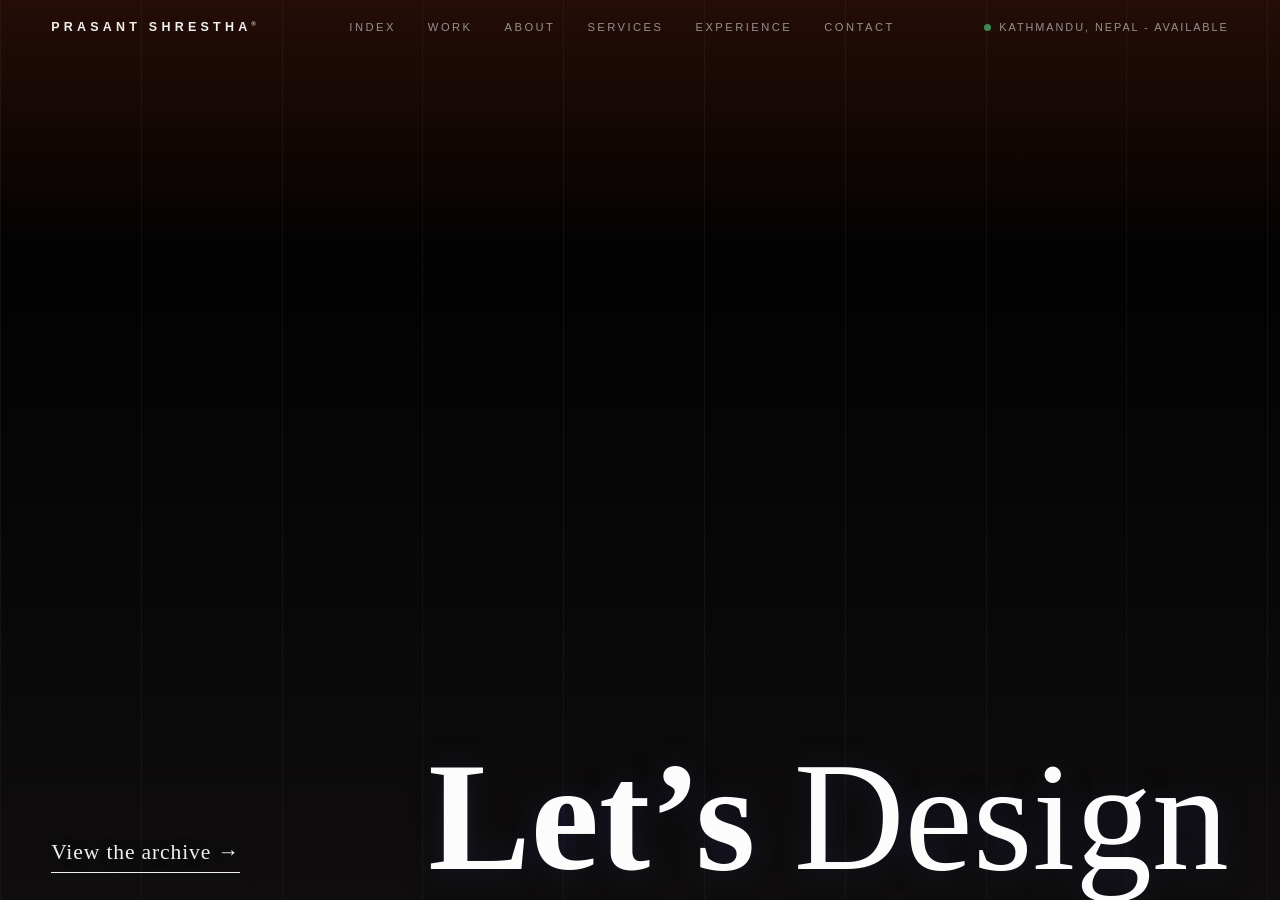
<file: index.html>
<!doctype html>
<html lang="en">
  <head>
    <meta charset="UTF-8" />
    <meta name="viewport" content="width=device-width, initial-scale=1.0" />
    <meta
      http-equiv="Content-Security-Policy"
      content="default-src 'self'; script-src 'self'; style-src 'self' https://fonts.googleapis.com; font-src https://fonts.gstatic.com; img-src 'self' data:; media-src 'self'; object-src 'none'; base-uri 'self'; form-action 'self'"
    />
    <meta name="referrer" content="strict-origin-when-cross-origin" />
    <title>Prasant Shrestha - The Portfolio</title>
    <meta
      name="description"
      content="The portfolio of Prasant Shrestha - a creative designer documenting UI systems, brand identity, campaign visuals, and motion-led work."
    />
    <link rel="preconnect" href="https://fonts.googleapis.com" />
    <link rel="preconnect" href="https://fonts.gstatic.com" crossorigin />
    <link
      href="https://fonts.googleapis.com/css2?family=Archivo:wght@300;400;500;600;700&family=Caveat:wght@600;700&family=Instrument+Serif:ital@0;1&family=Shadows+Into+Light&display=swap"
      rel="stylesheet"
    />
    <link rel="stylesheet" href="styles.css" />
  </head>
  <body>
    <div class="grain" aria-hidden="true"></div>

    <!-- ============ HEADER ============ -->
    <header class="site-header" id="top">
      <a class="wordmark" href="index.html">Prasant&nbsp;Shrestha<sup>®</sup></a>
      <nav class="site-nav" aria-label="Primary">
        <a href="archive.html">Index</a>
        <a href="work.html">Work</a>
        <a href="about.html">About</a>
        <a href="services.html">Services</a>
        <a href="experience.html">Experience</a>
        <a href="contact.html">Contact</a>
      </nav>
      <p class="header-status">
        <span class="dot" aria-hidden="true"></span>
        Kathmandu, Nepal - Available
      </p>
    </header>

    <main>
      <!-- ============ HERO - full-screen collage of selected work ============ -->
      <section class="hero" aria-label="Selected work">
        <h1 class="sr-only">Prasant Shrestha - Creative Designer</h1>

        <video
          class="hero-video"
          src="assets/hero/home-hero.mp4"
          autoplay
          muted
          loop
          playsinline
          aria-label="Showreel of selected design work"
        ></video>

        <div class="hero-content">
          <div class="hero-foot">
            <a class="hero-scroll" href="archive.html">View the archive →</a>
            <p class="hero-tagline">Let&rsquo;s <em>Design</em></p>
          </div>
        </div>
      </section>
    </main>

    <script src="script.js"></script>
  </body>
</html>
</file>
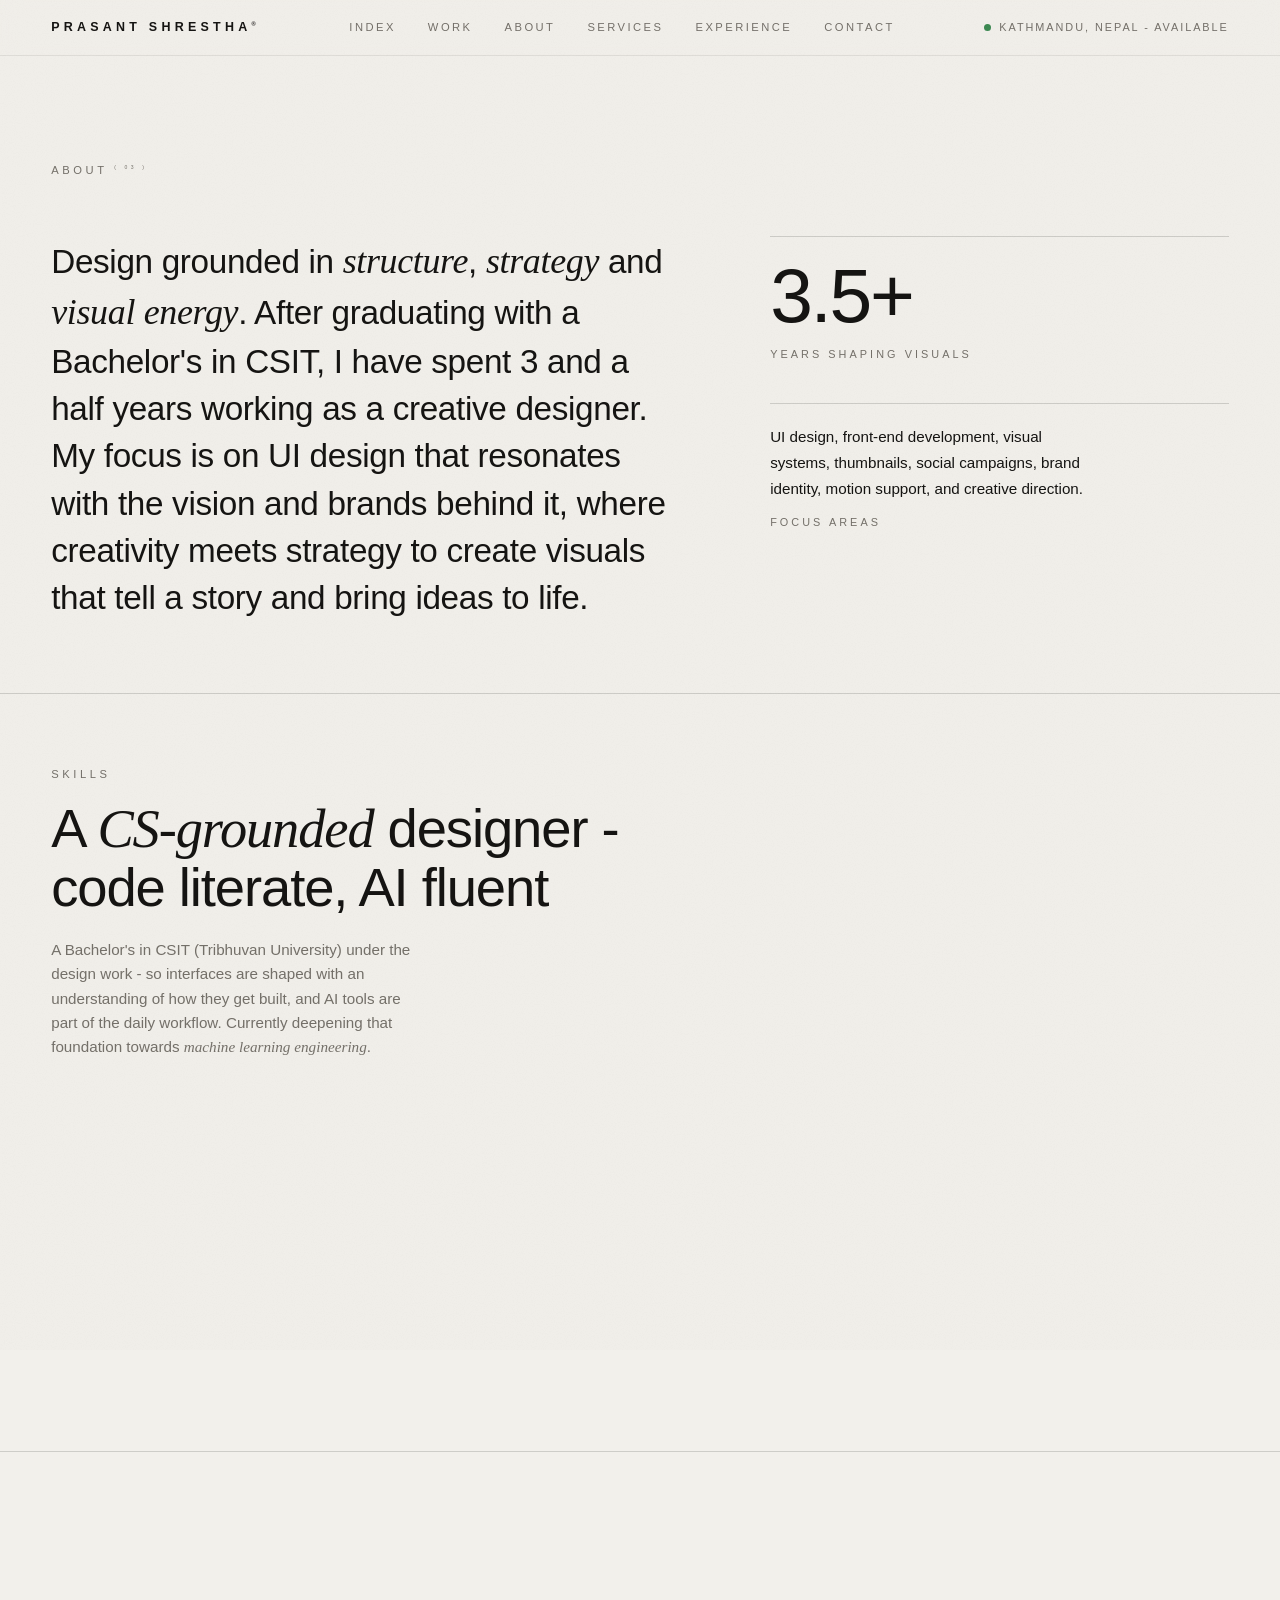
<file: about.html>
<!doctype html>
<html lang="en">
  <head>
    <meta charset="UTF-8" />
    <meta name="viewport" content="width=device-width, initial-scale=1.0" />
    <meta
      http-equiv="Content-Security-Policy"
      content="default-src 'self'; script-src 'self'; style-src 'self' https://fonts.googleapis.com; font-src https://fonts.gstatic.com; img-src 'self' data:; media-src 'self'; object-src 'none'; base-uri 'self'; form-action 'self'"
    />
    <meta name="referrer" content="strict-origin-when-cross-origin" />
    <title>About - Prasant Shrestha</title>
    <meta
      name="description"
      content="About Prasant Shrestha - design grounded in structure, strategy and visual energy."
    />
    <link rel="preconnect" href="https://fonts.googleapis.com" />
    <link rel="preconnect" href="https://fonts.gstatic.com" crossorigin />
    <link
      href="https://fonts.googleapis.com/css2?family=Archivo:wght@300;400;500;600;700&family=Instrument+Serif:ital@0;1&display=swap"
      rel="stylesheet"
    />
    <link rel="stylesheet" href="styles.css" />
  </head>
  <body>
    <div class="grain" aria-hidden="true"></div>

    <header class="site-header is-past-hero" id="top">
      <a class="wordmark" href="index.html">Prasant&nbsp;Shrestha<sup>®</sup></a>
      <nav class="site-nav" aria-label="Primary">
        <a href="archive.html">Index</a>
        <a href="work.html">Work</a>
        <a href="about.html" aria-current="page">About</a>
        <a href="services.html">Services</a>
        <a href="experience.html">Experience</a>
        <a href="contact.html">Contact</a>
      </nav>
      <p class="header-status">
        <span class="dot" aria-hidden="true"></span>
        Kathmandu, Nepal - Available
      </p>
    </header>

    <main class="subpage">
      <!-- ============ ABOUT ============ -->
      <section class="about" id="about">
        <header class="section-head reveal">
          <p class="section-label">About <sup>( 03 )</sup></p>
        </header>
        <div class="about-body">
          <p class="about-statement reveal">
            Design grounded in <em>structure</em>, <em>strategy</em> and
            <em>visual energy</em>. After graduating with a Bachelor's in CSIT,
            I have spent 3 and a half years working as a creative designer. My
            focus is on UI design that resonates with the vision and brands
            behind it, where creativity meets strategy to create visuals that
            tell a story and bring ideas to life.
          </p>
          <div class="about-facts">
            <div class="fact reveal">
              <p class="fact-number">3.5+</p>
              <p class="fact-label">Years shaping visuals</p>
            </div>
            <div class="fact reveal">
              <p class="fact-text">
                UI design, front-end development, visual systems, thumbnails,
                social campaigns, brand identity, motion support, and creative
                direction.
              </p>
              <p class="fact-label">Focus areas</p>
            </div>
          </div>
        </div>
      </section>

      <!-- ============ SKILLS ============ -->
      <section class="skills" id="skills">
        <header class="section-head reveal">
          <p class="section-label">Skills</p>
          <h2 class="section-title">
            A <em>CS-grounded</em> designer - code literate, AI fluent
          </h2>
          <p class="section-note">
            A Bachelor's in CSIT (Tribhuvan University) under the design work -
            so interfaces are shaped with an understanding of how they get
            built, and AI tools are part of the daily workflow. Currently
            deepening that foundation towards <em>machine learning
            engineering</em>.
          </p>
        </header>

        <div class="xp-extras">
          <div class="xp-extra reveal">
            <p class="section-label">Computer Science - BSc CSIT (TU)</p>
            <ul class="tag-list">
              <li>C / C++ / Java</li>
              <li>Data Structures &amp; Algorithms</li>
              <li>Web Technology - HTML · CSS · JavaScript</li>
              <li>Database Systems &amp; SQL</li>
              <li>Computer Graphics</li>
              <li>Software Engineering</li>
              <li>System Analysis &amp; Design</li>
              <li>Computer Networks</li>
              <li>Artificial Intelligence &amp; Machine Learning</li>
              <li>Data Warehousing &amp; Mining</li>
            </ul>
          </div>
          <div class="xp-extra reveal">
            <p class="section-label">AI Tools &amp; Workflows</p>
            <ul class="tag-list">
              <li>AI-assisted Design Workflows</li>
              <li>Generative Image &amp; Video Tools</li>
              <li>LLM Assistants - ChatGPT · Claude · Gemini</li>
              <li>Prompt Engineering</li>
              <li>AI Coding Assistants</li>
              <li>Rapid Prototyping with AI</li>
              <li>ML Engineering - Learning Path</li>
            </ul>
          </div>
        </div>
      </section>

      <!-- ============ PROCESS ============ -->
      <section class="process">
        <header class="section-head reveal">
          <p class="section-label">Creative Process</p>
          <h2 class="section-title">Research to <em>design</em></h2>
        </header>
        <ol class="process-track reveal">
          <li>Research</li>
          <li>Analyse</li>
          <li>Brainstorm</li>
          <li>Explore</li>
          <li>Refine</li>
          <li>Design</li>
        </ol>
      </section>

      <nav class="page-next reveal" aria-label="Next page">
        <p class="section-label">Next</p>
        <a href="services.html">Services <em>( 04 )</em> →</a>
      </nav>
    </main>

    <script src="script.js"></script>
  </body>
</html>
</file>
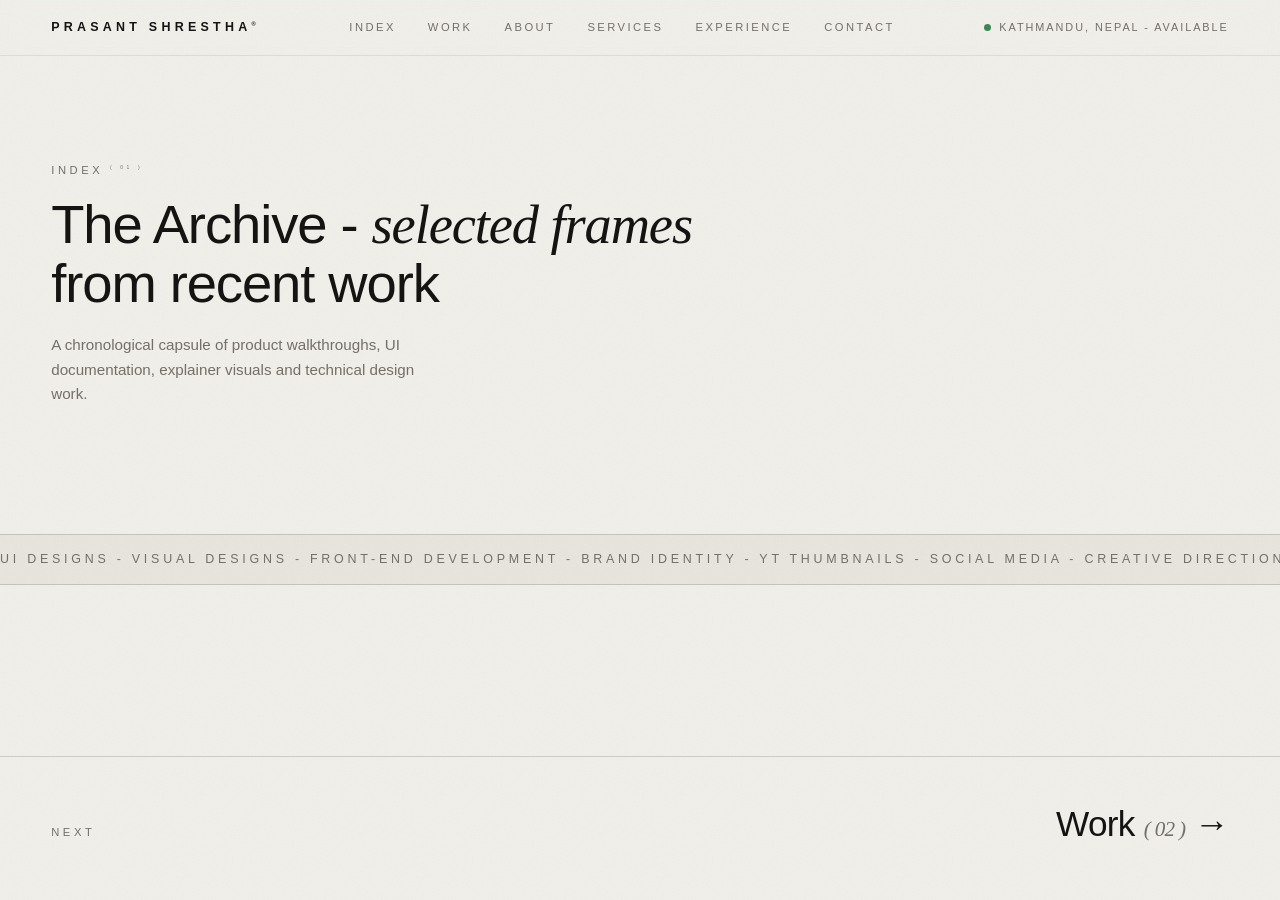
<file: archive.html>
<!doctype html>
<html lang="en">
  <head>
    <meta charset="UTF-8" />
    <meta name="viewport" content="width=device-width, initial-scale=1.0" />
    <meta
      http-equiv="Content-Security-Policy"
      content="default-src 'self'; script-src 'self'; style-src 'self' https://fonts.googleapis.com; font-src https://fonts.gstatic.com; img-src 'self' data:; media-src 'self'; object-src 'none'; base-uri 'self'; form-action 'self'"
    />
    <meta name="referrer" content="strict-origin-when-cross-origin" />
    <title>Index - Prasant Shrestha</title>
    <meta
      name="description"
      content="The Archive - selected frames from the recent work of Prasant Shrestha."
    />
    <link rel="preconnect" href="https://fonts.googleapis.com" />
    <link rel="preconnect" href="https://fonts.gstatic.com" crossorigin />
    <link
      href="https://fonts.googleapis.com/css2?family=Archivo:wght@300;400;500;600;700&family=Instrument+Serif:ital@0;1&display=swap"
      rel="stylesheet"
    />
    <link rel="stylesheet" href="styles.css" />
  </head>
  <body>
    <div class="grain" aria-hidden="true"></div>

    <header class="site-header is-past-hero" id="top">
      <a class="wordmark" href="index.html">Prasant&nbsp;Shrestha<sup>®</sup></a>
      <nav class="site-nav" aria-label="Primary">
        <a href="archive.html" aria-current="page">Index</a>
        <a href="work.html">Work</a>
        <a href="about.html">About</a>
        <a href="services.html">Services</a>
        <a href="experience.html">Experience</a>
        <a href="contact.html">Contact</a>
      </nav>
      <p class="header-status">
        <span class="dot" aria-hidden="true"></span>
        Kathmandu, Nepal - Available
      </p>
    </header>

    <main class="subpage">
      <!-- ============ ARCHIVE / INDEX ============ -->
      <section class="archive" id="archive">
        <header class="section-head reveal">
          <p class="section-label">Index <sup>( 01 )</sup></p>
          <h2 class="section-title">
            The Archive - <em>selected frames</em> from recent work
          </h2>
          <p class="section-note">
            A chronological capsule of product walkthroughs, UI documentation,
            explainer visuals and technical design work.
          </p>
        </header>
      </section>

      <!-- ============ TICKER ============ -->
      <div class="ticker" aria-hidden="true">
        <div class="ticker-track">
          <span class="ticker-group">
            UI Designs - Visual Designs - Front-end Development -
            Brand Identity - YT Thumbnails - Social Media -
            Creative Direction - Video Editing - 3D Modeling -
          </span>
        </div>
      </div>

      <nav class="page-next reveal" aria-label="Next page">
        <p class="section-label">Next</p>
        <a href="work.html">Work <em>( 02 )</em> →</a>
      </nav>
    </main>

    <script src="script.js"></script>
  </body>
</html>
</file>
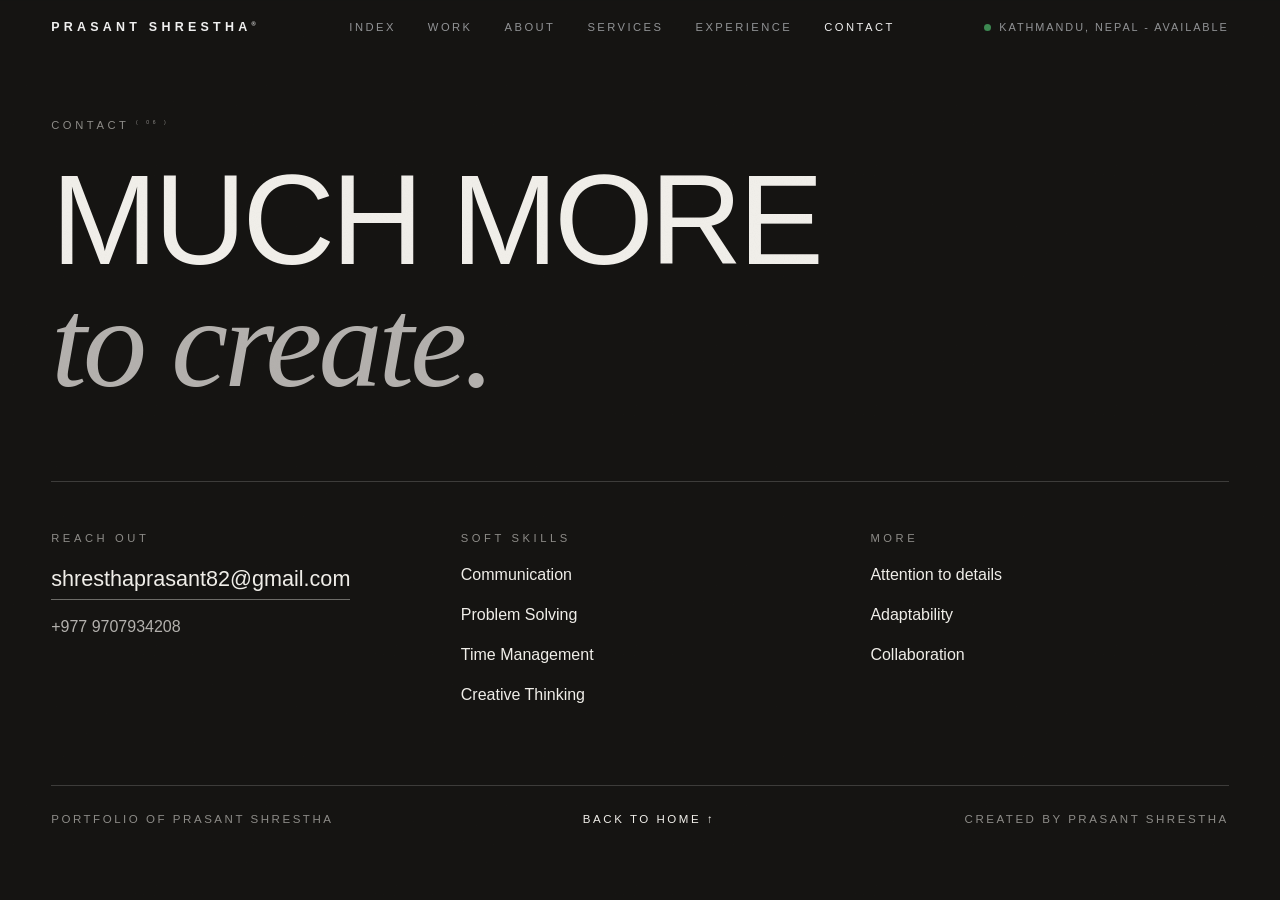
<file: contact.html>
<!doctype html>
<html lang="en">
  <head>
    <meta charset="UTF-8" />
    <meta name="viewport" content="width=device-width, initial-scale=1.0" />
    <meta
      http-equiv="Content-Security-Policy"
      content="default-src 'self'; script-src 'self'; style-src 'self' https://fonts.googleapis.com; font-src https://fonts.gstatic.com; img-src 'self' data:; media-src 'self'; object-src 'none'; base-uri 'self'; form-action 'self'"
    />
    <meta name="referrer" content="strict-origin-when-cross-origin" />
    <title>Contact - Prasant Shrestha</title>
    <meta
      name="description"
      content="Contact Prasant Shrestha - much more to create."
    />
    <link rel="preconnect" href="https://fonts.googleapis.com" />
    <link rel="preconnect" href="https://fonts.gstatic.com" crossorigin />
    <link
      href="https://fonts.googleapis.com/css2?family=Archivo:wght@300;400;500;600;700&family=Instrument+Serif:ital@0;1&display=swap"
      rel="stylesheet"
    />
    <link rel="stylesheet" href="styles.css" />
  </head>
  <body>
    <div class="grain" aria-hidden="true"></div>

    <header class="site-header" id="top">
      <a class="wordmark" href="index.html">Prasant&nbsp;Shrestha<sup>®</sup></a>
      <nav class="site-nav" aria-label="Primary">
        <a href="archive.html">Index</a>
        <a href="work.html">Work</a>
        <a href="about.html">About</a>
        <a href="services.html">Services</a>
        <a href="experience.html">Experience</a>
        <a href="contact.html" aria-current="page">Contact</a>
      </nav>
      <p class="header-status">
        <span class="dot" aria-hidden="true"></span>
        Kathmandu, Nepal - Available
      </p>
    </header>

    <main>
      <!-- ============ CONTACT ============ -->
      <footer class="contact contact--page" id="contact">
        <p class="section-label reveal">Contact <sup>( 06 )</sup></p>
        <h2 class="contact-title reveal">
          Much more<br /><em>to create.</em>
        </h2>

        <div class="contact-grid">
          <div class="contact-block reveal">
            <p class="section-label">Reach out</p>
            <a class="contact-mail" href="mailto:shresthaprasant82@gmail.com"
              >shresthaprasant82@gmail.com</a
            >
            <a class="contact-phone" href="tel:+9779707934208"
              >+977 9707934208</a
            >
          </div>
          <div class="contact-block reveal">
            <p class="section-label">Soft skills</p>
            <ul>
              <li>Communication</li>
              <li>Problem Solving</li>
              <li>Time Management</li>
              <li>Creative Thinking</li>
            </ul>
          </div>
          <div class="contact-block reveal">
            <p class="section-label">More</p>
            <ul>
              <li>Attention to details</li>
              <li>Adaptability</li>
              <li>Collaboration</li>
            </ul>
          </div>
        </div>

        <div class="contact-foot reveal">
          <p>Portfolio of Prasant Shrestha</p>
          <a href="index.html">Back to home ↑</a>
          <p>Created by Prasant Shrestha</p>
        </div>
      </footer>
    </main>

    <script src="script.js"></script>
  </body>
</html>
</file>
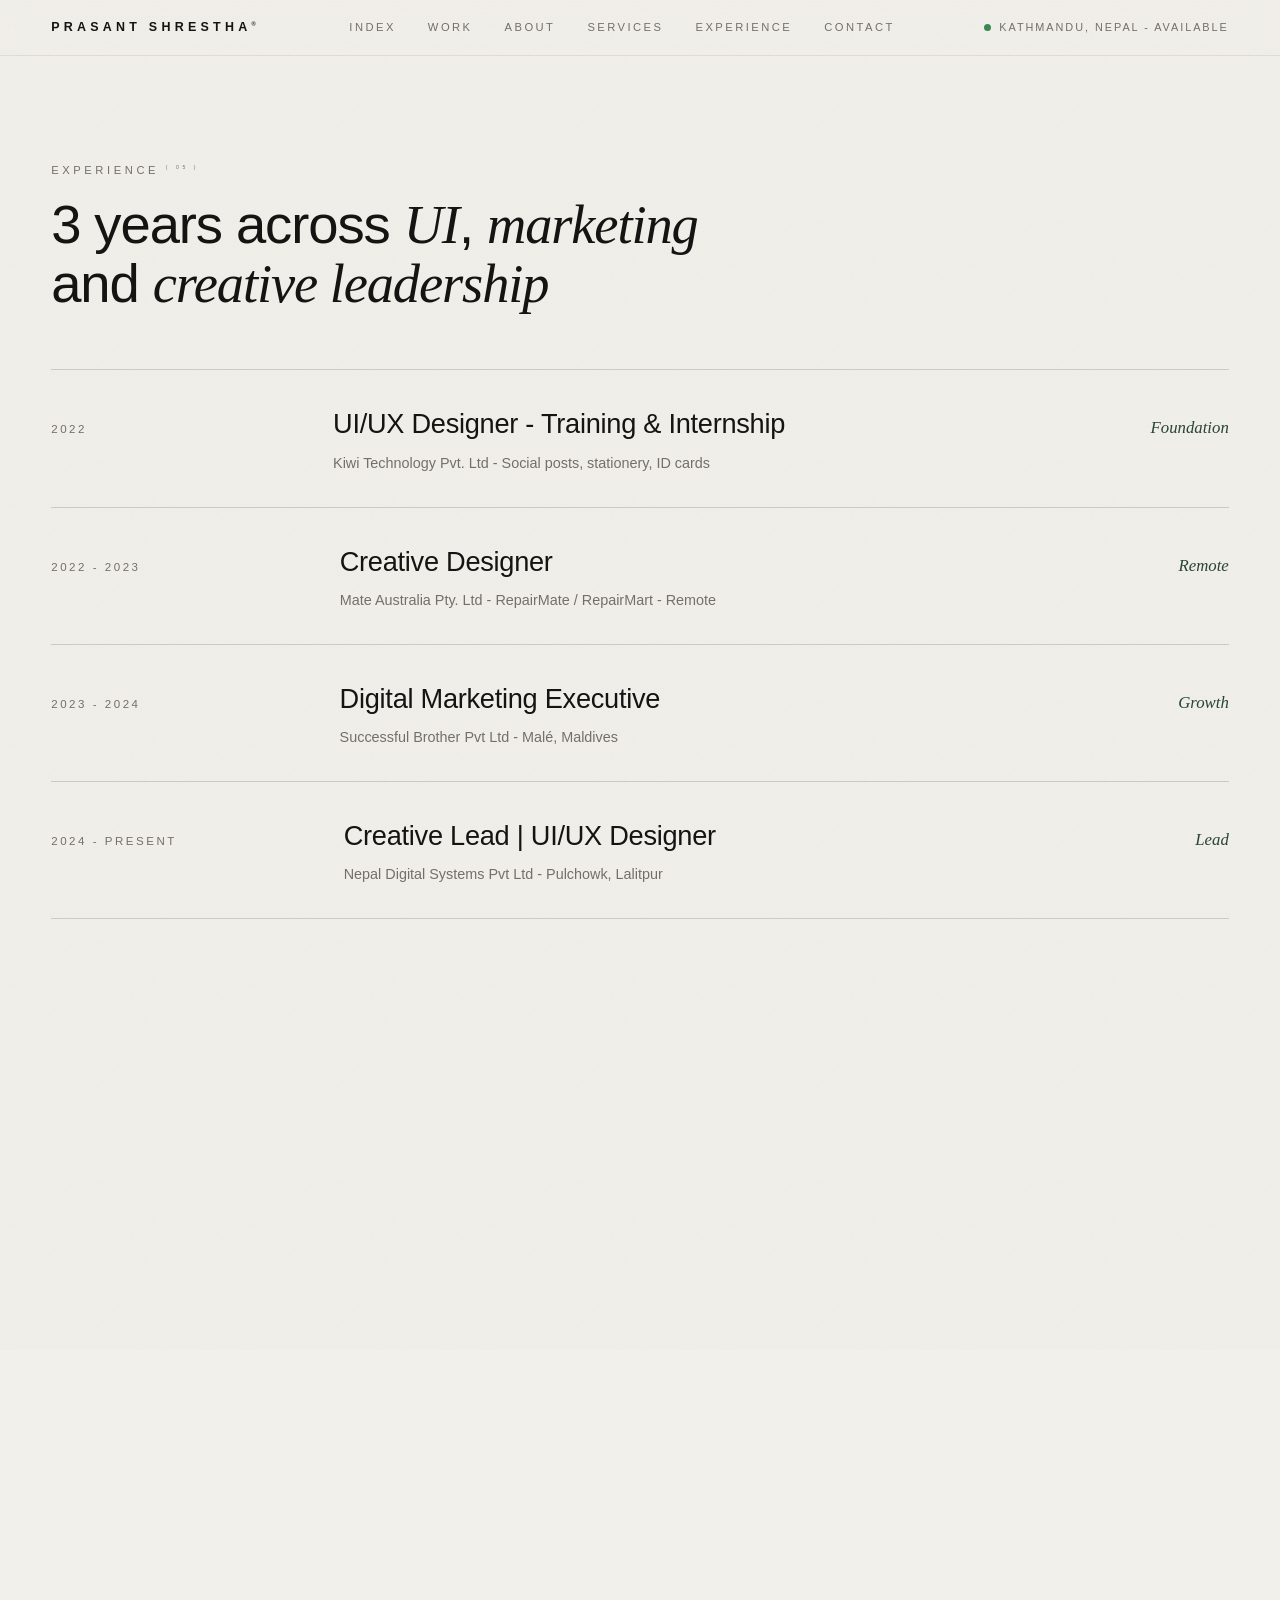
<file: experience.html>
<!doctype html>
<html lang="en">
  <head>
    <meta charset="UTF-8" />
    <meta name="viewport" content="width=device-width, initial-scale=1.0" />
    <meta
      http-equiv="Content-Security-Policy"
      content="default-src 'self'; script-src 'self'; style-src 'self' https://fonts.googleapis.com; font-src https://fonts.gstatic.com; img-src 'self' data:; media-src 'self'; object-src 'none'; base-uri 'self'; form-action 'self'"
    />
    <meta name="referrer" content="strict-origin-when-cross-origin" />
    <title>Experience - Prasant Shrestha</title>
    <meta
      name="description"
      content="Experience - 3+ years across UI, marketing and creative leadership."
    />
    <link rel="preconnect" href="https://fonts.googleapis.com" />
    <link rel="preconnect" href="https://fonts.gstatic.com" crossorigin />
    <link
      href="https://fonts.googleapis.com/css2?family=Archivo:wght@300;400;500;600;700&family=Instrument+Serif:ital@0;1&display=swap"
      rel="stylesheet"
    />
    <link rel="stylesheet" href="styles.css" />
  </head>
  <body>
    <div class="grain" aria-hidden="true"></div>

    <header class="site-header is-past-hero" id="top">
      <a class="wordmark" href="index.html">Prasant&nbsp;Shrestha<sup>®</sup></a>
      <nav class="site-nav" aria-label="Primary">
        <a href="archive.html">Index</a>
        <a href="work.html">Work</a>
        <a href="about.html">About</a>
        <a href="services.html">Services</a>
        <a href="experience.html" aria-current="page">Experience</a>
        <a href="contact.html">Contact</a>
      </nav>
      <p class="header-status">
        <span class="dot" aria-hidden="true"></span>
        Kathmandu, Nepal - Available
      </p>
    </header>

    <main class="subpage">
      <!-- ============ EXPERIENCE ============ -->
      <section class="experience" id="experience">
        <header class="section-head reveal">
          <p class="section-label">Experience <sup>( 05 )</sup></p>
          <h2 class="section-title">
            3 years across <em>UI</em>, <em>marketing</em> and
            <em>creative leadership</em>
          </h2>
        </header>

        <div class="xp-table">
          <article class="xp-row reveal">
            <p class="xp-years">2022</p>
            <div class="xp-role">
              <h3>UI/UX Designer - Training &amp; Internship</h3>
              <p>Kiwi Technology Pvt. Ltd - Social posts, stationery, ID cards</p>
            </div>
            <p class="xp-tag">Foundation</p>
          </article>
          <article class="xp-row reveal">
            <p class="xp-years">2022 - 2023</p>
            <div class="xp-role">
              <h3>Creative Designer</h3>
              <p>Mate Australia Pty. Ltd - RepairMate / RepairMart - Remote</p>
            </div>
            <p class="xp-tag">Remote</p>
          </article>
          <article class="xp-row reveal">
            <p class="xp-years">2023 - 2024</p>
            <div class="xp-role">
              <h3>Digital Marketing Executive</h3>
              <p>Successful Brother Pvt Ltd - Malé, Maldives</p>
            </div>
            <p class="xp-tag">Growth</p>
          </article>
          <article class="xp-row reveal">
            <p class="xp-years">2024 - Present</p>
            <div class="xp-role">
              <h3>Creative Lead | UI/UX Designer</h3>
              <p>Nepal Digital Systems Pvt Ltd - Pulchowk, Lalitpur</p>
            </div>
            <p class="xp-tag">Lead</p>
          </article>
        </div>

        <div class="xp-extras">
          <div class="xp-extra reveal">
            <p class="section-label">Studios / Environments</p>
            <ul class="tag-list">
              <li>Nepal Digital Systems - Pulchowk / Onsite</li>
              <li>Successful Brother - Malé, Maldives / Onsite</li>
              <li>Mate Australia - RepairMate / RepairMart / Remote</li>
              <li>Kiwi Technology - Kathmandu / Internship</li>
            </ul>
          </div>
          <div class="xp-extra reveal">
            <p class="section-label">Education</p>
            <div class="edu">
              <h3>BSc. CSIT</h3>
              <p>Orchid International College (TU Affiliated)</p>
              <p class="edu-years">2017 - 2022</p>
            </div>
            <div class="edu">
              <h3>+2 Science</h3>
              <p>DAV College, Jawalakhel</p>
              <p class="edu-years">2015 - 2017</p>
            </div>
            <div class="edu">
              <h3>SLC</h3>
              <p>Bridgewater International School</p>
              <p class="edu-years">2015</p>
            </div>
          </div>
        </div>
      </section>

      <!-- ============ RESUME ============ -->
      <section class="resume-cta reveal" id="resume">
        <div class="resume-cta-main">
          <p class="section-label">Résumé</p>
          <h2 class="section-title">The full story, <em>one page</em></h2>
          <p class="section-note">
            Roles, education, skills and contact - the complete CV as a PDF.
          </p>
        </div>
        <a
          class="resume-button"
          href="assets/Prasant_Shrestha_CV.pdf"
          download="Prasant_Shrestha_CV.pdf"
        >
          Download CV <span aria-hidden="true">↓</span>
        </a>
      </section>

      <nav class="page-next reveal" aria-label="Next page">
        <p class="section-label">Next</p>
        <a href="contact.html">Contact <em>( 06 )</em> →</a>
      </nav>
    </main>

    <script src="script.js"></script>
  </body>
</html>
</file>
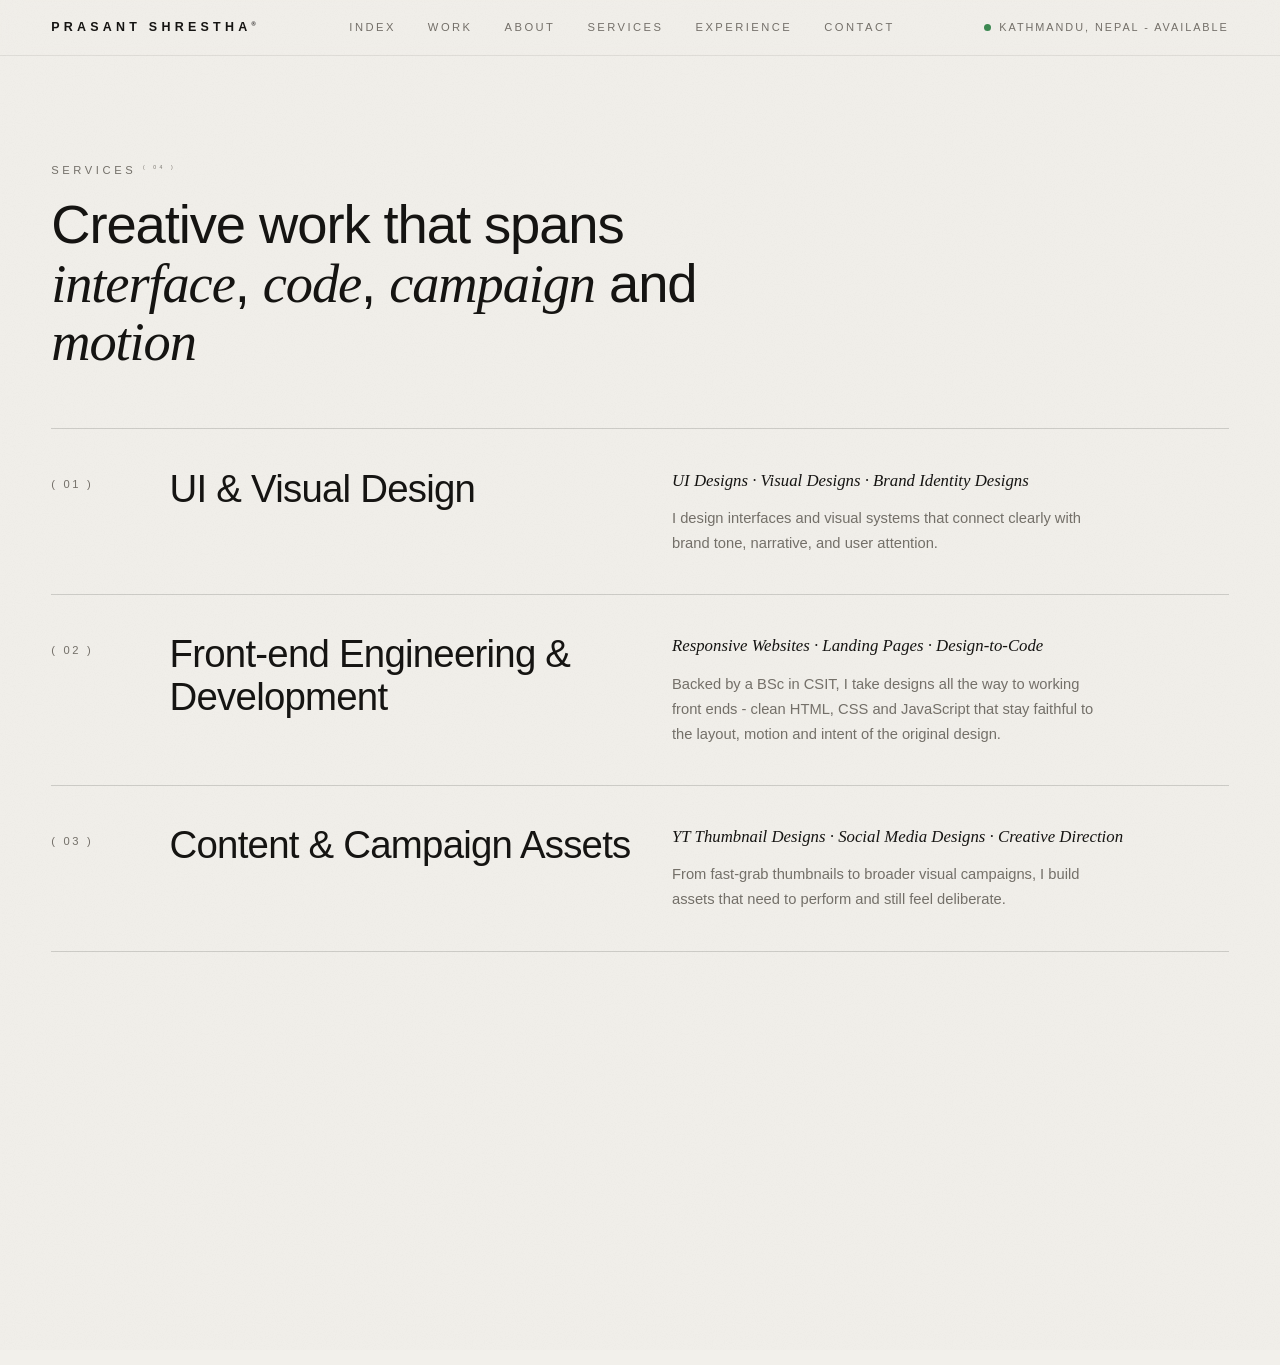
<file: services.html>
<!doctype html>
<html lang="en">
  <head>
    <meta charset="UTF-8" />
    <meta name="viewport" content="width=device-width, initial-scale=1.0" />
    <meta
      http-equiv="Content-Security-Policy"
      content="default-src 'self'; script-src 'self'; style-src 'self' https://fonts.googleapis.com; font-src https://fonts.gstatic.com; img-src 'self' data:; media-src 'self'; object-src 'none'; base-uri 'self'; form-action 'self'"
    />
    <meta name="referrer" content="strict-origin-when-cross-origin" />
    <title>Services - Prasant Shrestha</title>
    <meta
      name="description"
      content="Services - creative work spanning interface, campaign and motion by Prasant Shrestha."
    />
    <link rel="preconnect" href="https://fonts.googleapis.com" />
    <link rel="preconnect" href="https://fonts.gstatic.com" crossorigin />
    <link
      href="https://fonts.googleapis.com/css2?family=Archivo:wght@300;400;500;600;700&family=Instrument+Serif:ital@0;1&display=swap"
      rel="stylesheet"
    />
    <link rel="stylesheet" href="styles.css" />
  </head>
  <body>
    <div class="grain" aria-hidden="true"></div>

    <header class="site-header is-past-hero" id="top">
      <a class="wordmark" href="index.html">Prasant&nbsp;Shrestha<sup>®</sup></a>
      <nav class="site-nav" aria-label="Primary">
        <a href="archive.html">Index</a>
        <a href="work.html">Work</a>
        <a href="about.html">About</a>
        <a href="services.html" aria-current="page">Services</a>
        <a href="experience.html">Experience</a>
        <a href="contact.html">Contact</a>
      </nav>
      <p class="header-status">
        <span class="dot" aria-hidden="true"></span>
        Kathmandu, Nepal - Available
      </p>
    </header>

    <main class="subpage">
      <!-- ============ SERVICES ============ -->
      <section class="services" id="services">
        <header class="section-head reveal">
          <p class="section-label">Services <sup>( 04 )</sup></p>
          <h2 class="section-title">
            Creative work that spans <em>interface</em>, <em>code</em>,
            <em>campaign</em> and <em>motion</em>
          </h2>
        </header>

        <div class="service-list">
          <article class="service reveal">
            <p class="service-no">( 01 )</p>
            <h3 class="service-title">UI &amp; Visual Design</h3>
            <div class="service-detail">
              <p class="service-items">
                UI Designs · Visual Designs · Brand Identity Designs
              </p>
              <p class="service-desc">
                I design interfaces and visual systems that connect clearly
                with brand tone, narrative, and user attention.
              </p>
            </div>
          </article>

          <article class="service reveal">
            <p class="service-no">( 02 )</p>
            <h3 class="service-title">Front-end Engineering &amp; Development</h3>
            <div class="service-detail">
              <p class="service-items">
                Responsive Websites · Landing Pages · Design-to-Code
              </p>
              <p class="service-desc">
                Backed by a BSc in CSIT, I take designs all the way to working
                front ends - clean HTML, CSS and JavaScript that stay faithful
                to the layout, motion and intent of the original design.
              </p>
            </div>
          </article>

          <article class="service reveal">
            <p class="service-no">( 03 )</p>
            <h3 class="service-title">Content &amp; Campaign Assets</h3>
            <div class="service-detail">
              <p class="service-items">
                YT Thumbnail Designs · Social Media Designs · Creative Direction
              </p>
              <p class="service-desc">
                From fast-grab thumbnails to broader visual campaigns, I build
                assets that need to perform and still feel deliberate.
              </p>
            </div>
          </article>

          <article class="service reveal">
            <p class="service-no">( 04 )</p>
            <h3 class="service-title">Motion &amp; Extended Craft</h3>
            <div class="service-detail">
              <p class="service-items">Video Editing · 3D Modeling · And More</p>
              <p class="service-desc">
                I extend design into motion and supporting visuals when the
                idea needs more than static layout work.
              </p>
            </div>
          </article>
        </div>
      </section>

      <nav class="page-next reveal" aria-label="Next page">
        <p class="section-label">Next</p>
        <a href="experience.html">Experience <em>( 05 )</em> →</a>
      </nav>
    </main>

    <script src="script.js"></script>
  </body>
</html>
</file>
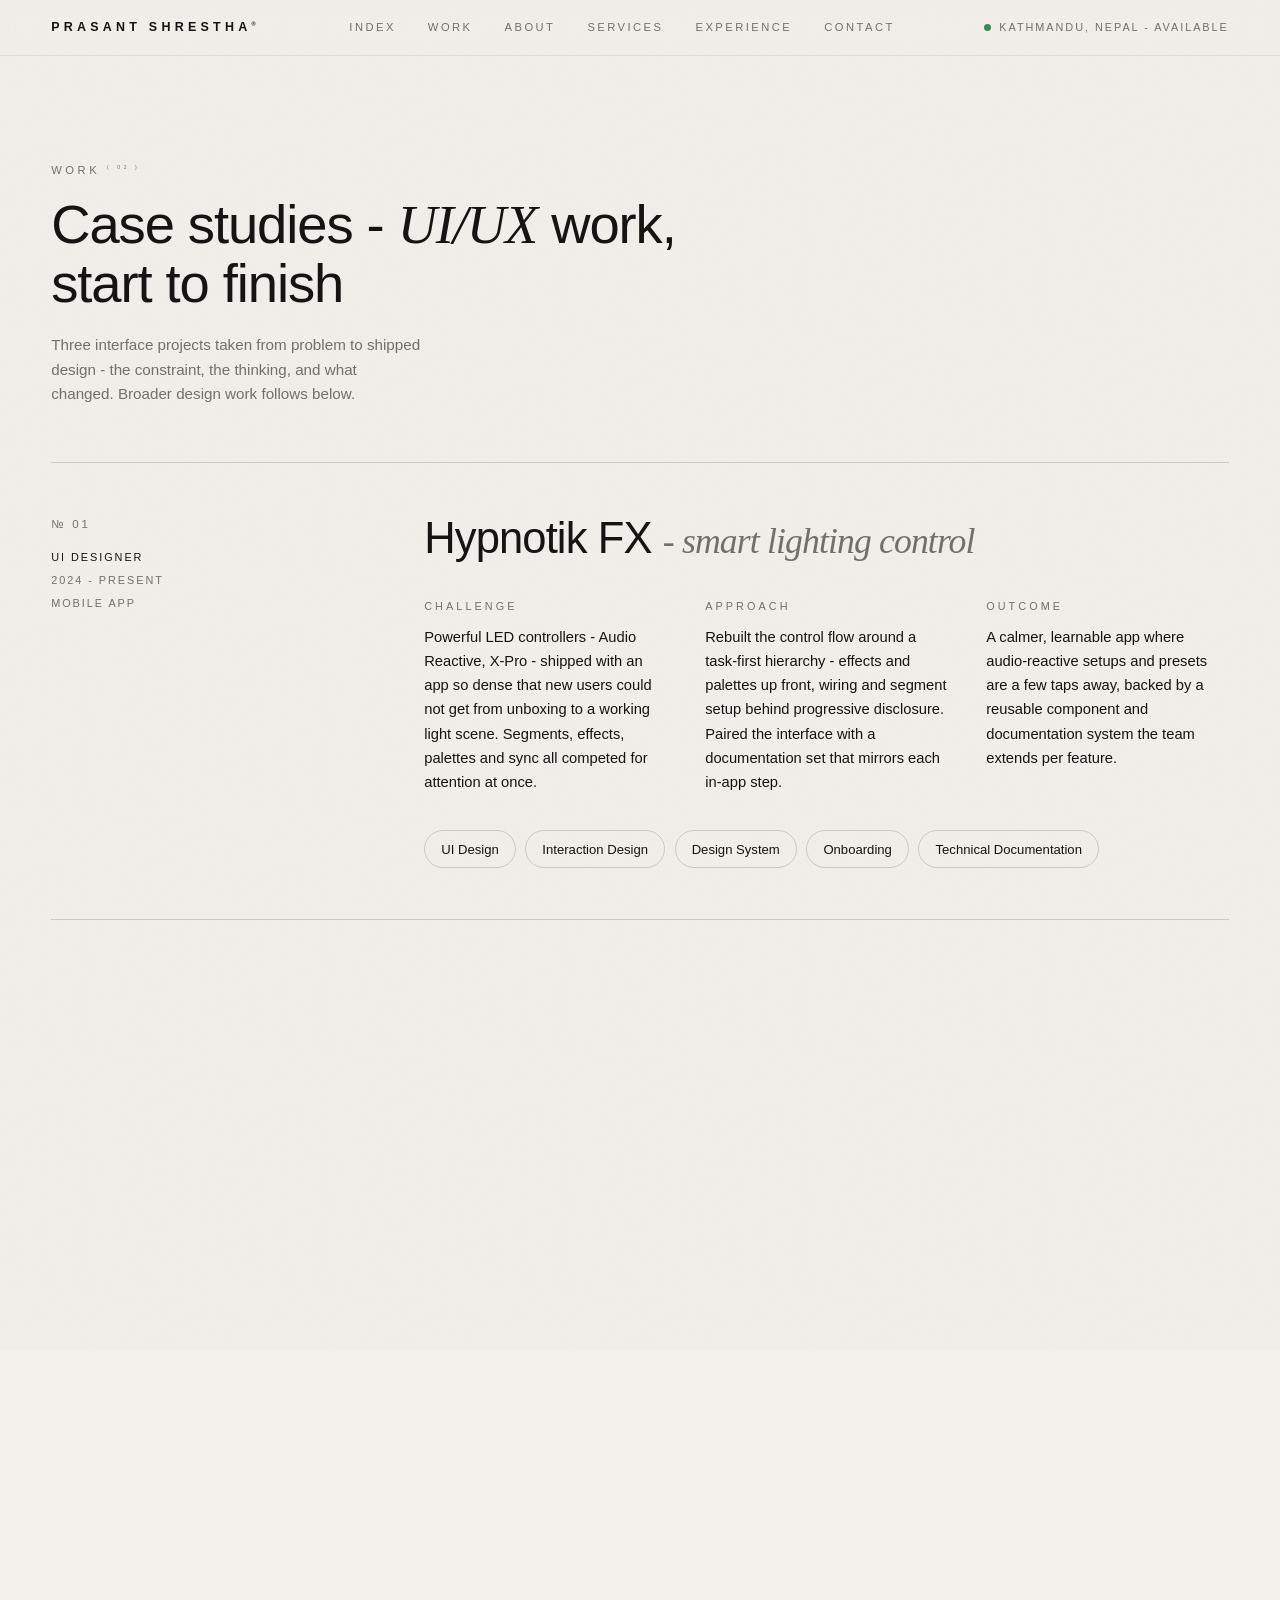
<file: work.html>
<!doctype html>
<html lang="en">
  <head>
    <meta charset="UTF-8" />
    <meta name="viewport" content="width=device-width, initial-scale=1.0" />
    <meta
      http-equiv="Content-Security-Policy"
      content="default-src 'self'; script-src 'self'; style-src 'self' https://fonts.googleapis.com; font-src https://fonts.gstatic.com; img-src 'self' data:; media-src 'self'; object-src 'none'; base-uri 'self'; form-action 'self'"
    />
    <meta name="referrer" content="strict-origin-when-cross-origin" />
    <title>Work - Prasant Shrestha</title>
    <meta
      name="description"
      content="Selected case studies - UI/UX projects and design work by Prasant Shrestha."
    />
    <link rel="preconnect" href="https://fonts.googleapis.com" />
    <link rel="preconnect" href="https://fonts.gstatic.com" crossorigin />
    <link
      href="https://fonts.googleapis.com/css2?family=Archivo:wght@300;400;500;600;700&family=Instrument+Serif:ital@0;1&display=swap"
      rel="stylesheet"
    />
    <link rel="stylesheet" href="styles.css" />
  </head>
  <body>
    <div class="grain" aria-hidden="true"></div>

    <header class="site-header is-past-hero" id="top">
      <a class="wordmark" href="index.html">Prasant&nbsp;Shrestha<sup>®</sup></a>
      <nav class="site-nav" aria-label="Primary">
        <a href="archive.html">Index</a>
        <a href="work.html" aria-current="page">Work</a>
        <a href="about.html">About</a>
        <a href="services.html">Services</a>
        <a href="experience.html">Experience</a>
        <a href="contact.html">Contact</a>
      </nav>
      <p class="header-status">
        <span class="dot" aria-hidden="true"></span>
        Kathmandu, Nepal - Available
      </p>
    </header>

    <main class="subpage">
      <!--
        ============ CASE STUDIES ============
        NOTE: Names and narrative below are scaffolded from the projects in
        this repo (Hypnotik FX, RepairMate AU, Global). Edit the challenge /
        approach / outcome copy and tags to match the real story of each
        project before publishing.
      -->
      <section class="work" id="work">
        <header class="section-head reveal">
          <p class="section-label">Work <sup>( 02 )</sup></p>
          <h2 class="section-title">
            Case studies - <em>UI/UX</em> work, start to finish
          </h2>
          <p class="section-note">
            Three interface projects taken from problem to shipped design -
            the constraint, the thinking, and what changed. Broader design
            work follows below.
          </p>
        </header>

        <div class="case-list">
          <!-- ---- Case 01 ---- -->
          <article class="case reveal">
            <div class="case-lead">
              <p class="case-no">№ 01</p>
              <div class="case-meta">
                <span>UI Designer</span>
                <span>2024 - Present</span>
                <span>Mobile App</span>
              </div>
            </div>
            <div class="case-main">
              <h3 class="case-title">
                Hypnotik&nbsp;FX <em>- smart lighting control</em>
              </h3>
              <div class="case-facets">
                <div class="facet">
                  <p class="facet-label">Challenge</p>
                  <p>
                    Powerful LED controllers - Audio Reactive, X-Pro - shipped
                    with an app so dense that new users could not get from
                    unboxing to a working light scene. Segments, effects,
                    palettes and sync all competed for attention at once.
                  </p>
                </div>
                <div class="facet">
                  <p class="facet-label">Approach</p>
                  <p>
                    Rebuilt the control flow around a task-first hierarchy -
                    effects and palettes up front, wiring and segment setup
                    behind progressive disclosure. Paired the interface with a
                    documentation set that mirrors each in-app step.
                  </p>
                </div>
                <div class="facet">
                  <p class="facet-label">Outcome</p>
                  <p>
                    A calmer, learnable app where audio-reactive setups and
                    presets are a few taps away, backed by a reusable component
                    and documentation system the team extends per feature.
                  </p>
                </div>
              </div>
              <ul class="tag-list">
                <li>UI Design</li>
                <li>Interaction Design</li>
                <li>Design System</li>
                <li>Onboarding</li>
                <li>Technical Documentation</li>
              </ul>
            </div>
          </article>

          <!-- ---- Case 02 ---- -->
          <article class="case reveal">
            <div class="case-lead">
              <p class="case-no">№ 02</p>
              <div class="case-meta">
                <span>Creative / UI Designer</span>
                <span>2023 - 2024</span>
                <span>Web Platform</span>
              </div>
            </div>
            <div class="case-main">
              <h3 class="case-title">
                RepairMate&nbsp;AU <em>- device repair, booked</em>
              </h3>
              <div class="case-facets">
                <div class="facet">
                  <p class="facet-label">Challenge</p>
                  <p>
                    A device-repair service in Australia needed a booking and
                    status experience that felt trustworthy and fast for
                    customers, and legible for the staff managing jobs behind
                    it.
                  </p>
                </div>
                <div class="facet">
                  <p class="facet-label">Approach</p>
                  <p>
                    Structured the booking journey step by step, designed clear
                    repair-status states, and unified the brand's visual system
                    across the customer-facing site and its campaign assets.
                  </p>
                </div>
                <div class="facet">
                  <p class="facet-label">Outcome</p>
                  <p>
                    A cohesive customer experience with a consistent brand
                    voice carried from product screens through to marketing -
                    one system, not scattered pieces.
                  </p>
                </div>
              </div>
              <ul class="tag-list">
                <li>UI Design</li>
                <li>Web</li>
                <li>Booking Flow</li>
                <li>Brand System</li>
                <li>Campaign</li>
              </ul>
            </div>
          </article>

          <!-- ---- Case 03 ---- -->
          <article class="case reveal">
            <div class="case-lead">
              <p class="case-no">№ 03</p>
              <div class="case-meta">
                <span>UI / Visual Designer</span>
                <span>2022 - 2023</span>
                <span>Web</span>
              </div>
            </div>
            <div class="case-main">
              <h3 class="case-title">
                Global <em>- product site &amp; system</em>
              </h3>
              <div class="case-facets">
                <div class="facet">
                  <p class="facet-label">Challenge</p>
                  <p>
                    An emerging brand needed a web presence that read as
                    credible and current, with a layout system flexible enough
                    to grow as the offering expanded.
                  </p>
                </div>
                <div class="facet">
                  <p class="facet-label">Approach</p>
                  <p>
                    Set a clear typographic and grid foundation, designed a
                    responsive landing experience around it, and kept every
                    section on a shared set of components and spacing rules.
                  </p>
                </div>
                <div class="facet">
                  <p class="facet-label">Outcome</p>
                  <p>
                    A responsive site that holds together across breakpoints
                    and stays consistent as new sections are added - design
                    decisions made once, reused everywhere.
                  </p>
                </div>
              </div>
              <ul class="tag-list">
                <li>UI Design</li>
                <li>Responsive Web</li>
                <li>Layout System</li>
                <li>Visual Design</li>
              </ul>
            </div>
          </article>
        </div>
      </section>

      <!-- ============ OTHER DESIGN WORKS ============ -->
      <section class="other-works" id="other-works">
        <header class="section-head reveal">
          <p class="section-label">Also</p>
          <h2 class="section-title">Other <em>design works</em></h2>
          <p class="section-note">
            Brand identity, packaging, social campaigns and content design
            that sit alongside the interface work.
          </p>
        </header>

        <!-- ---- Branding: Xelvian (compact - designs pop out on hover/click) ---- -->
        <div class="brand-set reveal" data-brand-popout>
          <button
            class="brand-trigger"
            type="button"
            aria-expanded="false"
            aria-controls="xelvian-popout"
          >
            <span class="brand-trigger-main">
              <span class="section-label">Branding — Xelvian</span>
              <span class="brand-trigger-note">
                <em>"The architects of tomorrow"</em> — a gradient monogram
                across mark, lockup and stacked signature.
              </span>
            </span>
            <span class="brand-trigger-cue" aria-hidden="true">View designs</span>
          </button>

          <div class="brand-drop" id="xelvian-popout" role="region" aria-label="Xelvian brand designs">
            <div class="brand-drop-inner">
              <div class="brand-gallery">
                <figure class="brand-frame brand-frame--wide">
                  <div class="brand-frame-media">
                    <img
                      src="assets/branding/xelvian/xelvian-logo-lockup.png"
                      alt="Xelvian horizontal logo lockup with tagline"
                      loading="lazy"
                    />
                  </div>
                  <figcaption>Primary lockup</figcaption>
                </figure>
                <figure class="brand-frame">
                  <div class="brand-frame-media">
                    <img
                      src="assets/branding/xelvian/xelvian-mark.png"
                      alt="Xelvian gradient monogram mark"
                      loading="lazy"
                    />
                  </div>
                  <figcaption>Logo mark</figcaption>
                </figure>
                <figure class="brand-frame">
                  <div class="brand-frame-media">
                    <img
                      src="assets/branding/xelvian/xelvian-asset.svg"
                      alt="Xelvian stacked logo signature"
                      loading="lazy"
                    />
                  </div>
                  <figcaption>Stacked signature</figcaption>
                </figure>
              </div>
            </div>
          </div>
        </div>

        <!-- ---- Product & social: RepairMate & RepairMart (Mate Australia) ---- -->
        <div class="brand-set reveal" data-brand-popout>
          <button
            class="brand-trigger"
            type="button"
            aria-expanded="false"
            aria-controls="repairmart-popout"
          >
            <span class="brand-trigger-main">
              <span class="section-label">Product &amp; Social — RepairMate / RepairMart</span>
              <span class="brand-trigger-note">
                <em>Mate Australia</em> — product, campaign and awareness
                creatives on a red / blue / white brand system.
              </span>
            </span>
            <span class="brand-trigger-cue" aria-hidden="true">View designs</span>
          </button>

          <div class="brand-drop" id="repairmart-popout" role="region" aria-label="RepairMate and RepairMart designs">
            <div class="brand-drop-inner">
              <div class="brand-gallery brand-gallery--shots">
                <figure class="brand-frame">
                  <div class="brand-frame-media">
                    <img src="assets/social/repairmart/brand-banner.jpg" alt="RepairMate brand banner - book a repair" loading="lazy" />
                  </div>
                </figure>
                <figure class="brand-frame">
                  <div class="brand-frame-media">
                    <img src="assets/social/repairmart/iphone14-accessories.jpg" alt="RepairMart iPhone 14 series accessories creative" loading="lazy" />
                  </div>
                </figure>
                <figure class="brand-frame">
                  <div class="brand-frame-media">
                    <img src="assets/social/repairmart/iphone14-coming-soon.jpg" alt="RepairMart iPhone 14 screen protector teaser" loading="lazy" />
                  </div>
                </figure>
                <figure class="brand-frame">
                  <div class="brand-frame-media">
                    <img src="assets/social/repairmart/oneplus-protect.jpg" alt="RepairMart OnePlus screen protector creative" loading="lazy" />
                  </div>
                </figure>
                <figure class="brand-frame">
                  <div class="brand-frame-media">
                    <img src="assets/social/repairmart/magsafe-cover.jpg" alt="RepairMart iPhone 14 Pro MagSafe cover creative" loading="lazy" />
                  </div>
                </figure>
                <figure class="brand-frame">
                  <div class="brand-frame-media">
                    <img src="assets/social/repairmart/baseus-earphones.jpg" alt="RepairMart Baseus earphones creative" loading="lazy" />
                  </div>
                </figure>
                <figure class="brand-frame">
                  <div class="brand-frame-media">
                    <img src="assets/social/repairmart/new-vs-old.jpg" alt="RepairMate new phone versus repair campaign" loading="lazy" />
                  </div>
                </figure>
                <figure class="brand-frame">
                  <div class="brand-frame-media">
                    <img src="assets/social/repairmart/data-privacy-day.jpg" alt="RepairMate Data Privacy Day awareness creative" loading="lazy" />
                  </div>
                </figure>
              </div>
            </div>
          </div>
        </div>

        <!-- ---- E-commerce: Liumia & Alif Online (Brotherhood, Maldives) ---- -->
        <div class="brand-set reveal" data-brand-popout>
          <button
            class="brand-trigger"
            type="button"
            aria-expanded="false"
            aria-controls="liumia-popout"
          >
            <span class="brand-trigger-main">
              <span class="section-label">E-commerce — Liumia &amp; Alif Online</span>
              <span class="brand-trigger-note">
                <em>Brotherhood Pvt Ltd, Maldives</em> — gift-pack, beauty and
                home-appliance creatives across two storefront identities.
              </span>
            </span>
            <span class="brand-trigger-cue" aria-hidden="true">View designs</span>
          </button>

          <div class="brand-drop" id="liumia-popout" role="region" aria-label="Liumia and Alif Online designs">
            <div class="brand-drop-inner">
              <div class="brand-gallery brand-gallery--shots">
                <figure class="brand-frame">
                  <div class="brand-frame-media">
                    <img src="assets/social/liumia-alif/premium-bag.jpg" alt="Liumia premium bag gift set creative" loading="lazy" />
                  </div>
                </figure>
                <figure class="brand-frame">
                  <div class="brand-frame-media">
                    <img src="assets/social/liumia-alif/victorias-secret.jpg" alt="Liumia Victoria's Secret gift set creative" loading="lazy" />
                  </div>
                </figure>
                <figure class="brand-frame">
                  <div class="brand-frame-media">
                    <img src="assets/social/liumia-alif/october-gift.jpg" alt="Liumia October special gift pack creative" loading="lazy" />
                  </div>
                </figure>
                <figure class="brand-frame">
                  <div class="brand-frame-media">
                    <img src="assets/social/liumia-alif/smart-tv.jpg" alt="Alif Online Nobel smart TV creative" loading="lazy" />
                  </div>
                </figure>
                <figure class="brand-frame">
                  <div class="brand-frame-media">
                    <img src="assets/social/liumia-alif/water-dispenser.jpg" alt="Alif Online water dispenser creative" loading="lazy" />
                  </div>
                </figure>
                <figure class="brand-frame">
                  <div class="brand-frame-media">
                    <img src="assets/social/liumia-alif/cookware.jpg" alt="Alif Online Ramadan cookware set creative" loading="lazy" />
                  </div>
                </figure>
                <figure class="brand-frame">
                  <div class="brand-frame-media">
                    <img src="assets/social/liumia-alif/ice-maker.jpg" alt="Alif Online portable ice maker creative" loading="lazy" />
                  </div>
                </figure>
                <figure class="brand-frame">
                  <div class="brand-frame-media">
                    <img src="assets/social/liumia-alif/kick-scooter.jpg" alt="Liumia kids kick scooter creative" loading="lazy" />
                  </div>
                </figure>
              </div>
            </div>
          </div>
        </div>

        <div class="xp-extras">
          <div class="xp-extra reveal">
            <p class="section-label">Brand &amp; Packaging</p>
            <ul class="tag-list">
              <li>Perfume / Attar Packaging - Brotherhood, Maldives</li>
              <li>Xelvian - Identity &amp; Letterhead</li>
              <li>Global - Brand Design</li>
              <li>HopNepal - Marketing System</li>
            </ul>
          </div>
          <div class="xp-extra reveal">
            <p class="section-label">Content &amp; Social</p>
            <ul class="tag-list">
              <li>RepairMate / RepairMart - Product &amp; Social</li>
              <li>Liumia &amp; Alif Online - E-commerce Creatives</li>
              <li>YouTube Thumbnail Design</li>
              <li>Creative Direction</li>
            </ul>
          </div>
        </div>
      </section>

      <nav class="page-next reveal" aria-label="Next page">
        <p class="section-label">Next</p>
        <a href="about.html">About <em>( 03 )</em> →</a>
      </nav>
    </main>

    <script src="script.js"></script>
  </body>
</html>
</file>
<file: styles.css>
/* ================================================================
   Prasant Shrestha - Portfolio
   Editorial archive redesign in the spirit of The Lookback
   (tlb.betteroff.studio): light paper ground, spaced uppercase
   labels, numbered entries, serif-italic accents, quiet chrome.
   ================================================================ */

:root {
  --paper: #f2f0eb;
  --paper-deep: #e9e6df;
  --ink: #161513;
  --muted: #75716a;
  --line: rgba(22, 21, 19, 0.16);
  --line-soft: rgba(22, 21, 19, 0.08);
  --accent: #2b4634;
  --pad: clamp(1.25rem, 4vw, 4rem);
  --font-sans: "Archivo", "Helvetica Neue", Arial, sans-serif;
  --font-serif: "Instrument Serif", Georgia, serif;
}

* {
  margin: 0;
  padding: 0;
  box-sizing: border-box;
}

html {
  scroll-behavior: smooth;
}

body {
  background: var(--paper);
  color: var(--ink);
  font-family: var(--font-sans);
  font-size: 1rem;
  line-height: 1.6;
  -webkit-font-smoothing: antialiased;
  overflow-x: hidden;
}

a {
  color: inherit;
  text-decoration: none;
}

em {
  font-family: var(--font-serif);
  font-style: italic;
  font-weight: 400;
}

sup {
  font-size: 0.45em;
  vertical-align: super;
}

ul {
  list-style: none;
}

/* ---- film grain ---- */
.grain {
  position: fixed;
  inset: -50%;
  z-index: 60;
  pointer-events: none;
  opacity: 0.5;
  background-image: url("data:image/svg+xml,%3Csvg xmlns='http://www.w3.org/2000/svg' width='240' height='240'%3E%3Cfilter id='n'%3E%3CfeTurbulence type='fractalNoise' baseFrequency='0.9' numOctaves='2'/%3E%3CfeColorMatrix values='0 0 0 0 0  0 0 0 0 0  0 0 0 0 0  0 0 0 0.04 0'/%3E%3C/filter%3E%3Crect width='100%25' height='100%25' filter='url(%23n)'/%3E%3C/svg%3E");
  animation: grain-shift 0.9s steps(4) infinite;
}

@keyframes grain-shift {
  0% { transform: translate(0, 0); }
  25% { transform: translate(-2%, 3%); }
  50% { transform: translate(3%, -2%); }
  75% { transform: translate(-3%, -3%); }
  100% { transform: translate(2%, 2%); }
}

/* ---- shared label / section furniture ---- */
.section-label {
  font-size: 0.7rem;
  font-weight: 500;
  letter-spacing: 0.32em;
  text-transform: uppercase;
  color: var(--muted);
}

.section-head {
  padding: 0 var(--pad);
  margin-bottom: clamp(2rem, 5vw, 3.5rem);
}

.section-title {
  margin-top: 1rem;
  font-size: clamp(1.9rem, 4.5vw, 3.4rem);
  font-weight: 500;
  line-height: 1.08;
  letter-spacing: -0.02em;
  max-width: 22ch;
}

.section-note {
  margin-top: 1.25rem;
  max-width: 44ch;
  color: var(--muted);
  font-size: 0.95rem;
}

section,
footer.contact {
  border-top: 1px solid var(--line);
  padding-top: clamp(2.5rem, 6vw, 4.5rem);
  padding-bottom: clamp(2.5rem, 6vw, 4.5rem);
}

/* ================= HEADER ================= */
.site-header {
  position: fixed;
  inset: 0 0 auto 0;
  z-index: 50;
  display: flex;
  align-items: center;
  justify-content: space-between;
  gap: 1.5rem;
  padding: 1.1rem var(--pad);
  background: transparent;
  border-bottom: 1px solid transparent;
  color: #f2f2f2;
  transition: padding 0.35s ease, background 0.35s ease, color 0.35s ease,
    border-color 0.35s ease;
}

.site-header.is-scrolled {
  padding-top: 0.7rem;
  padding-bottom: 0.7rem;
}

.site-header.is-past-hero {
  background: color-mix(in srgb, var(--paper) 82%, transparent);
  backdrop-filter: blur(10px);
  -webkit-backdrop-filter: blur(10px);
  border-bottom-color: var(--line-soft);
  color: var(--ink);
}

.wordmark {
  font-size: 0.78rem;
  font-weight: 600;
  letter-spacing: 0.34em;
  text-transform: uppercase;
  white-space: nowrap;
}

.site-nav {
  display: flex;
  gap: clamp(1rem, 2.5vw, 2.25rem);
}

.site-nav a {
  font-size: 0.7rem;
  font-weight: 500;
  letter-spacing: 0.22em;
  text-transform: uppercase;
  color: rgba(211, 214, 218, 0.66);
  transition: color 0.25s ease;
}

.site-nav a:hover {
  color: currentColor;
}

.site-header.is-past-hero .site-nav a {
  color: var(--muted);
}

.site-header.is-past-hero .site-nav a:hover {
  color: var(--ink);
}

.header-status {
  display: flex;
  align-items: center;
  gap: 0.5rem;
  font-size: 0.68rem;
  letter-spacing: 0.18em;
  text-transform: uppercase;
  color: rgba(211, 214, 218, 0.66);
  white-space: nowrap;
}

.site-header.is-past-hero .header-status {
  color: var(--muted);
}

.site-nav a[aria-current="page"] {
  color: inherit;
}

/* ================= SUBPAGES ================= */
.subpage {
  padding-top: clamp(4.5rem, 10vh, 6.5rem);
  min-height: 100svh;
  display: flex;
  flex-direction: column;
}

.subpage > section:first-child {
  border-top: none;
}

.page-next {
  margin-top: auto;
  border-top: 1px solid var(--line);
  padding: clamp(1.5rem, 3vw, 2.5rem) var(--pad) clamp(2rem, 4vw, 3rem);
  display: flex;
  align-items: baseline;
  justify-content: space-between;
  gap: 1rem;
}

.page-next a {
  font-size: clamp(1.3rem, 3vw, 2.2rem);
  font-weight: 500;
  letter-spacing: -0.02em;
  transition: opacity 0.25s ease;
}

.page-next a:hover {
  opacity: 0.55;
}

.page-next a em {
  color: var(--muted);
  font-size: 0.6em;
}

.contact--page {
  border-top: none;
  min-height: 100svh;
  padding-top: clamp(6.5rem, 14vh, 9rem);
  display: flex;
  flex-direction: column;
  justify-content: flex-end;
}

.header-status .dot {
  width: 7px;
  height: 7px;
  border-radius: 50%;
  background: #3d8a52;
  animation: pulse 2.4s ease infinite;
}

@keyframes pulse {
  0%, 100% { opacity: 1; }
  50% { opacity: 0.35; }
}

/* ================= HERO - The Lookback Studio gallery ================= */
.hero {
  --hero-bg: #030303;
  --hero-ink: #f2f2f2;
  --hero-soft: #d3d6da;
  --hero-muted: rgba(211, 214, 218, 0.62);
  --hero-accent: #fb4d27;
  --hero-gap: clamp(0.8rem, 1.8vw, 1.35rem);
  --hero-card-height: clamp(20rem, 52vh, 38rem);

  position: relative;
  border-top: none;
  height: 100svh;
  padding: 0;
  overflow: hidden;
  isolation: isolate;
  background: var(--hero-bg);
  color: var(--hero-ink);
}

/* full-screen hero media (Home) - sits under the ::before overlay */
.hero-image,
.hero-video {
  position: absolute;
  inset: 0;
  z-index: 0;
  width: 100%;
  height: 100%;
  object-fit: cover;
}

.hero::before {
  content: "";
  position: absolute;
  inset: 0;
  z-index: 1;
  background:
    linear-gradient(180deg, rgba(251, 77, 39, 0.14), transparent 28%, rgba(76, 67, 63, 0.18)),
    repeating-linear-gradient(90deg, rgba(211, 214, 218, 0.055) 0 1px, transparent 1px 11vw);
  pointer-events: none;
}

.hero-gallery-viewport {
  position: absolute;
  inset: 0;
  display: flex;
  align-items: center;
  overflow: hidden;
  cursor: grab;
  touch-action: pan-y;
}

.hero-gallery-viewport:active {
  cursor: grabbing;
}

.hero-gallery-track {
  display: flex;
  align-items: center;
  gap: var(--hero-gap);
  width: max-content;
  padding-inline: clamp(2rem, 8vw, 8rem) var(--pad);
  will-change: transform;
  transform: translate3d(0, 0, 0);
}

.hero-card {
  position: relative;
  /* frame takes the image's natural shape: width = height x aspect
     ratio (--card-ar, set by script.js from naturalWidth/Height) */
  flex: 0 0 auto;
  width: calc(var(--hero-card-height) * var(--card-ar, 0.8));
  max-width: min(84vw, 48rem);
  height: var(--hero-card-height);
  overflow: hidden;
  background: #111;
  border: 1px solid rgba(211, 214, 218, 0.18);
  border-radius: 6px;
  box-shadow: 0 1.5rem 5rem rgba(0, 0, 0, 0.58);
}

.hero-card::before,
.hero-card::after {
  position: absolute;
  z-index: 2;
  font-size: clamp(0.62rem, 0.85vw, 0.74rem);
  letter-spacing: 0.14em;
  line-height: 1;
  text-transform: uppercase;
  pointer-events: none;
}

.hero-card::before {
  content: attr(data-index);
  top: 0.85rem;
  left: 0.9rem;
  color: var(--hero-accent);
}

.hero-card::after {
  content: attr(data-title);
  right: 0.9rem;
  bottom: 0.85rem;
  max-width: calc(100% - 1.8rem);
  color: rgba(242, 242, 242, 0.82);
  text-align: right;
}

/* variants are height steps; width always follows the image aspect */
.hero-card--wide {
  height: clamp(16rem, 42vh, 30rem);
}

.hero-card--tall {
  height: clamp(23rem, 58vh, 42rem);
}

.hero-card img {
  display: block;
  width: 100%;
  height: 100%;
  object-fit: cover;
  transform: scale(1.02);
  filter: saturate(0.84) contrast(1.06);
}

.hero-content {
  position: relative;
  z-index: 2;
  height: 100%;
  display: flex;
  flex-direction: column;
  justify-content: flex-end;
  padding: 6.5rem var(--pad) clamp(1.25rem, 3vh, 2rem);
  pointer-events: none;
}

.hero-foot {
  display: flex;
  flex-wrap: wrap;
  justify-content: space-between;
  align-items: flex-end;
  gap: 1.5rem 2rem;
}

.sound-toggle {
  pointer-events: auto;
  border: 1px solid rgba(211, 214, 218, 0.22);
  border-radius: 999px;
  padding: 0.56rem 0.82rem;
  background: rgba(211, 214, 218, 0.08);
  color: var(--hero-soft);
  cursor: pointer;
  font: inherit;
  text-transform: uppercase;
  backdrop-filter: blur(10px);
}

.sound-toggle:hover,
.sound-toggle:focus-visible {
  border-color: var(--hero-accent);
  background: var(--hero-accent);
  color: #030303;
  outline: none;
}

/* handwritten sign-off; a soft dark glow keeps the white readable
   against the pale clouds in the video */
.hero-tagline {
  margin: 0 0 -0.06em;
  font-family: "Caveat", "Segoe Script", cursive;
  font-weight: 600;
  font-size: clamp(4rem, 12vw, 11rem);
  line-height: 0.85;
  letter-spacing: 0;
  color: #ffffff;
  text-align: right;
  text-shadow: 0 2px 28px rgba(35, 32, 74, 0.55);
}

.hero-tagline em {
  font-style: normal;
}

.hero-scroll {
  pointer-events: auto;
  font-family: "Shadows Into Light", "Segoe Script", cursive;
  font-size: 1.35rem;
  letter-spacing: 0.04em;
  color: var(--hero-ink);
  border-bottom: 1px solid var(--hero-ink);
  padding-bottom: 2px;
  width: fit-content;
  text-shadow: 0 1px 14px rgba(35, 32, 74, 0.45);
  transition: opacity 0.25s ease;
}

.hero-scroll:hover {
  opacity: 0.55;
}

.sr-only {
  position: absolute;
  width: 1px;
  height: 1px;
  padding: 0;
  margin: -1px;
  overflow: hidden;
  clip: rect(0 0 0 0);
  white-space: nowrap;
  border: 0;
}

/* ================= TICKER ================= */
.ticker {
  border-top: 1px solid var(--line);
  border-bottom: 1px solid var(--line);
  overflow: hidden;
  padding: 0.9rem 0;
  background: var(--paper-deep);
}

.ticker-track {
  display: flex;
  width: max-content;
  animation: ticker-scroll 40s linear infinite;
}

.ticker-group {
  white-space: nowrap;
  font-size: 0.78rem;
  font-weight: 500;
  letter-spacing: 0.3em;
  text-transform: uppercase;
  color: var(--muted);
  padding-right: 1ch;
}

@keyframes ticker-scroll {
  from { transform: translateX(0); }
  to { transform: translateX(-50%); }
}

/* ================= ARCHIVE ================= */
.archive {
  border-top: none;
}

/* ---- Archive marquee ----
   The momentum scroller, relocated from the Home hero. A dark
   full-bleed band; the .hero-* card/track/viewport styles are reused
   and the custom properties they read are redefined here. */
.archive-marquee {
  --hero-ink: #f2f2f2;
  --hero-soft: #d3d6da;
  --hero-accent: #fb4d27;
  --hero-gap: clamp(0.8rem, 1.8vw, 1.35rem);
  --hero-card-height: clamp(14rem, 36vh, 26rem);

  position: relative;
  height: clamp(19rem, 48vh, 34rem);
  margin-bottom: clamp(2.5rem, 5vw, 4rem);
  overflow: hidden;
  background: #030303;
  border-block: 1px solid var(--line);
}

.archive-marquee .hero-card--wide {
  height: clamp(12rem, 30vh, 22rem);
}

.archive-marquee .hero-card--tall {
  height: clamp(16rem, 42vh, 30rem);
}

.archive-marquee .sound-toggle {
  position: absolute;
  z-index: 2;
  left: var(--pad);
  bottom: 1.1rem;
  font-size: 0.62rem;
  letter-spacing: 0.14em;
}

.archive-grid {
  display: grid;
  grid-template-columns: repeat(auto-fill, minmax(min(280px, 100%), 1fr));
  gap: clamp(1.5rem, 3vw, 2.5rem) clamp(1rem, 2vw, 1.75rem);
  padding: 0 var(--pad);
}

.entry-media {
  position: relative;
  overflow: hidden;
  aspect-ratio: 1 / 1;
  background: var(--paper-deep);
  border: 1px solid var(--line-soft);
}

.entry-media img {
  display: block;
  width: 100%;
  height: 100%;
  object-fit: cover;
  cursor: zoom-in;
  transition: transform 0.4s ease;
}

.entry:hover .entry-media img {
  transform: scale(1.03);
}

.entry-caption {
  display: flex;
  justify-content: space-between;
  align-items: baseline;
  gap: 1rem;
  margin-top: 0.7rem;
}

.entry-no {
  font-size: 0.68rem;
  letter-spacing: 0.24em;
  color: var(--muted);
  white-space: nowrap;
}

.entry-title {
  font-size: 0.86rem;
  font-weight: 500;
  letter-spacing: 0.02em;
  text-align: right;
}

.entry-title em {
  color: var(--muted);
  margin-left: 0.35em;
}

/* stagger offsets, Lookback-style uneven rhythm */
@media (min-width: 900px) {
  .entry:nth-child(3n + 2) {
    margin-top: 2.5rem;
  }
  .archive-grid {
    padding-bottom: 3rem;
  }
}

/* ================= ABOUT ================= */
.about-body {
  padding: 0 var(--pad);
  display: grid;
  grid-template-columns: minmax(0, 1.4fr) minmax(0, 1fr);
  gap: clamp(2rem, 6vw, 6rem);
}

.about-statement {
  font-size: clamp(1.35rem, 2.6vw, 2.1rem);
  line-height: 1.42;
  letter-spacing: -0.01em;
  max-width: 34ch;
}

.about-statement em {
  font-size: 1.08em;
}

.about-facts {
  display: grid;
  gap: 2.5rem;
  align-content: start;
}

.fact {
  border-top: 1px solid var(--line);
  padding-top: 1.25rem;
}

.fact-number {
  font-size: clamp(3rem, 6vw, 5rem);
  font-weight: 500;
  line-height: 1;
  letter-spacing: -0.03em;
}

.fact-text {
  font-size: 0.95rem;
  line-height: 1.7;
  max-width: 38ch;
}

.fact-label {
  margin-top: 0.75rem;
  font-size: 0.68rem;
  letter-spacing: 0.28em;
  text-transform: uppercase;
  color: var(--muted);
}

/* ================= SERVICES ================= */
.service-list {
  border-top: 1px solid var(--line);
  margin: 0 var(--pad);
}

.service {
  display: grid;
  grid-template-columns: 5rem minmax(0, 1fr) minmax(0, 1.2fr);
  gap: clamp(1rem, 3vw, 3rem);
  align-items: start;
  padding: clamp(1.5rem, 3vw, 2.5rem) 0;
  border-bottom: 1px solid var(--line);
  transition: padding-left 0.4s ease;
}

.service:hover {
  padding-left: 1rem;
}

.service-no {
  font-size: 0.7rem;
  letter-spacing: 0.24em;
  color: var(--muted);
  padding-top: 0.55rem;
}

.service-title {
  font-size: clamp(1.5rem, 3vw, 2.4rem);
  font-weight: 500;
  letter-spacing: -0.02em;
  line-height: 1.1;
}

.service-items {
  font-family: var(--font-serif);
  font-style: italic;
  font-size: 1.05rem;
}

.service-desc {
  margin-top: 0.7rem;
  font-size: 0.92rem;
  line-height: 1.7;
  color: var(--muted);
  max-width: 52ch;
}

/* ================= WORK / CASE STUDIES ================= */
.work {
  border-top: none;
}

.case-list {
  border-top: 1px solid var(--line);
  margin: 0 var(--pad);
}

.case {
  display: grid;
  grid-template-columns: minmax(9rem, 0.4fr) minmax(0, 1fr);
  gap: clamp(1.5rem, 4vw, 4rem);
  align-items: start;
  padding: clamp(2rem, 4vw, 3.5rem) 0;
  border-bottom: 1px solid var(--line);
  transition: padding-left 0.4s ease;
}

.case:hover {
  padding-left: 1rem;
}

.case-no {
  font-size: 0.72rem;
  letter-spacing: 0.24em;
  color: var(--muted);
}

.case-meta {
  display: flex;
  flex-direction: column;
  gap: 0.35rem;
  margin-top: 1rem;
}

.case-meta span {
  font-size: 0.68rem;
  letter-spacing: 0.18em;
  text-transform: uppercase;
  color: var(--muted);
}

.case-meta span:first-child {
  color: var(--ink);
}

.case-title {
  font-size: clamp(1.6rem, 3.4vw, 2.8rem);
  font-weight: 500;
  letter-spacing: -0.02em;
  line-height: 1.08;
}

.case-title em {
  color: var(--muted);
  font-size: 0.82em;
}

.case-facets {
  display: grid;
  grid-template-columns: repeat(auto-fit, minmax(min(220px, 100%), 1fr));
  gap: clamp(1.25rem, 3vw, 2.5rem);
  margin-top: clamp(1.5rem, 3vw, 2.25rem);
}

.facet-label {
  font-size: 0.68rem;
  font-weight: 500;
  letter-spacing: 0.28em;
  text-transform: uppercase;
  color: var(--muted);
  margin-bottom: 0.6rem;
}

.facet p:not(.facet-label) {
  font-size: 0.92rem;
  line-height: 1.65;
}

.case-main .tag-list {
  margin-top: clamp(1.5rem, 3vw, 2.25rem);
}

.other-works .xp-extras {
  padding-top: 0;
}

/* ---- Branding showcase (Other design works) ----
   Compact trigger; designs reveal in a popout on hover, focus or click. */
.brand-set {
  position: relative;
  padding: 0 var(--pad);
  margin-bottom: clamp(1.5rem, 3vw, 2.5rem);
}

.brand-trigger {
  display: flex;
  align-items: center;
  justify-content: space-between;
  gap: 1.5rem;
  width: 100%;
  text-align: left;
  padding: clamp(0.9rem, 1.8vw, 1.25rem) clamp(1rem, 2vw, 1.5rem);
  background: transparent;
  border: 1px solid var(--line);
  border-radius: 4px;
  color: inherit;
  font: inherit;
  cursor: pointer;
  transition: background 0.25s ease, border-color 0.25s ease;
}

.brand-trigger:hover,
.brand-trigger:focus-visible {
  background: var(--paper-deep);
  border-color: var(--ink);
}

.brand-trigger-main {
  display: flex;
  flex-direction: column;
  gap: 0.35rem;
  min-width: 0;
}

.brand-trigger-note {
  font-size: 0.9rem;
  line-height: 1.55;
  color: var(--muted);
}

.brand-trigger-note em {
  font-family: var(--font-serif);
  font-style: italic;
  color: var(--ink);
}

.brand-trigger-cue {
  flex-shrink: 0;
  font-size: 0.72rem;
  letter-spacing: 0.18em;
  text-transform: uppercase;
  color: var(--muted);
  white-space: nowrap;
}

.brand-trigger-cue::after {
  content: "▾";
  display: inline-block;
  margin-left: 0.6em;
  transition: transform 0.3s ease;
}

[data-brand-popout].is-open .brand-trigger-cue::after {
  transform: rotate(180deg);
}

/* ---- Dropdown (inline accordion; pushes content down) ---- */
.brand-drop {
  display: grid;
  grid-template-rows: 0fr;
  transition: grid-template-rows 0.35s cubic-bezier(0.2, 0.7, 0.2, 1);
}

[data-brand-popout].is-open .brand-drop {
  grid-template-rows: 1fr;
}

.brand-drop-inner {
  overflow: hidden;
  min-height: 0;
}

.brand-gallery {
  display: flex;
  flex-wrap: wrap;
  align-items: flex-start;
  gap: clamp(0.75rem, 1.5vw, 1.25rem);
  padding: clamp(1rem, 2vw, 1.5rem) 0 0.25rem;
}

.brand-frame {
  flex: 0 0 auto;
}

.brand-frame-media {
  overflow: hidden;
  height: clamp(84px, 10vw, 116px);
  aspect-ratio: 1 / 1;
  background: transparent;
}

.brand-frame--wide .brand-frame-media {
  aspect-ratio: 24 / 9;
}

.brand-frame-media img {
  width: 100%;
  height: 100%;
  object-fit: contain;
  padding: clamp(0.5rem, 1.2vw, 0.9rem);
  /* drop the white baked into the JPGs so the marks sit on the paper bg */
  mix-blend-mode: multiply;
  cursor: zoom-in;
}

.brand-frame figcaption {
  margin-top: 0.55rem;
  font-size: 0.62rem;
  letter-spacing: 0.2em;
  text-transform: uppercase;
  color: var(--muted);
}

/* ---- Photo-creative variant (social posts, not logos) ----
   Full-bleed square shots: cover-fit cards, no white-drop blend. */
.brand-gallery--shots {
  display: grid;
  grid-template-columns: repeat(auto-fill, minmax(clamp(120px, 15vw, 160px), 1fr));
}

.brand-gallery--shots .brand-frame {
  flex: initial;
}

.brand-gallery--shots .brand-frame-media {
  height: auto;
  border: 1px solid var(--line);
  border-radius: 4px;
}

.brand-gallery--shots .brand-frame-media img {
  object-fit: cover;
  padding: 0;
  mix-blend-mode: normal;
}

/* ---- Lightbox viewer ----
   Shared overlay for archive entries, brand galleries and hero cards. */
body.lightbox-open {
  overflow: hidden;
}

.lightbox {
  position: fixed;
  inset: 0;
  z-index: 100;
  display: flex;
  align-items: center;
  justify-content: center;
  padding: clamp(1rem, 4vw, 3rem);
  background: rgba(22, 21, 19, 0.92);
  backdrop-filter: blur(6px);
  -webkit-backdrop-filter: blur(6px);
  opacity: 0;
  visibility: hidden;
  transition: opacity 0.25s ease, visibility 0s linear 0.25s;
}

.lightbox.is-open {
  opacity: 1;
  visibility: visible;
  transition: opacity 0.25s ease;
}

.lightbox-body {
  display: flex;
  flex-direction: column;
  align-items: center;
  gap: 1rem;
  max-width: min(92vw, 58rem);
  transform: scale(0.97);
  transition: transform 0.25s ease;
}

.lightbox.is-open .lightbox-body {
  transform: scale(1);
}

.lightbox-body img {
  max-width: 100%;
  max-height: 80vh;
  object-fit: contain;
  border-radius: 4px;
  box-shadow: 0 2rem 6rem rgba(0, 0, 0, 0.55);
  /* paper behind transparent PNGs (logo marks) - invisible on full-bleed shots */
  background: var(--paper);
}

.lightbox-body figcaption {
  font-size: 0.7rem;
  letter-spacing: 0.2em;
  text-transform: uppercase;
  text-align: center;
  color: rgba(242, 240, 235, 0.75);
}

.lightbox-close {
  position: absolute;
  top: clamp(1rem, 2.5vw, 1.75rem);
  right: var(--pad);
  padding: 0.6em 1.2em;
  background: transparent;
  border: 1px solid rgba(242, 240, 235, 0.4);
  border-radius: 4px;
  color: rgba(242, 240, 235, 0.9);
  font: inherit;
  font-size: 0.7rem;
  letter-spacing: 0.2em;
  text-transform: uppercase;
  cursor: pointer;
  transition: background 0.25s ease, color 0.25s ease;
}

.lightbox-close:hover,
.lightbox-close:focus-visible {
  background: var(--paper);
  color: var(--ink);
}

/* ---- Résumé download ---- */
.resume-cta {
  display: flex;
  align-items: center;
  justify-content: space-between;
  flex-wrap: wrap;
  gap: clamp(1.25rem, 3vw, 2.5rem);
  margin: clamp(2.5rem, 6vw, 5rem) var(--pad);
  padding: clamp(1.5rem, 3.5vw, 2.75rem);
  border: 1px solid var(--line);
  border-radius: 4px;
}

.resume-cta-main {
  display: flex;
  flex-direction: column;
  gap: 0.6rem;
  min-width: 0;
}

.resume-cta .section-note {
  max-width: 34rem;
}

.resume-button {
  flex-shrink: 0;
  display: inline-flex;
  align-items: center;
  gap: 0.7em;
  padding: 0.9em 1.6em;
  border: 1px solid var(--ink);
  border-radius: 4px;
  color: var(--ink);
  text-decoration: none;
  font-size: 0.78rem;
  font-weight: 500;
  letter-spacing: 0.18em;
  text-transform: uppercase;
  transition: background 0.25s ease, color 0.25s ease;
}

.resume-button:hover,
.resume-button:focus-visible {
  background: var(--ink);
  color: var(--paper);
}

.resume-button span {
  transition: transform 0.25s ease;
}

.resume-button:hover span,
.resume-button:focus-visible span {
  transform: translateY(2px);
}

/* ================= EXPERIENCE ================= */
.xp-table {
  border-top: 1px solid var(--line);
  margin: 0 var(--pad);
}

.xp-row {
  display: grid;
  grid-template-columns: minmax(8rem, 0.5fr) minmax(0, 1.6fr) auto;
  gap: clamp(1rem, 3vw, 3rem);
  align-items: baseline;
  padding: clamp(1.25rem, 2.5vw, 2rem) 0;
  border-bottom: 1px solid var(--line);
}

.xp-years {
  font-size: 0.72rem;
  letter-spacing: 0.22em;
  text-transform: uppercase;
  color: var(--muted);
}

.xp-role h3 {
  font-size: clamp(1.15rem, 2.2vw, 1.7rem);
  font-weight: 500;
  letter-spacing: -0.01em;
}

.xp-role p {
  margin-top: 0.35rem;
  font-size: 0.9rem;
  color: var(--muted);
}

.xp-tag {
  font-family: var(--font-serif);
  font-style: italic;
  font-size: 1.05rem;
  color: var(--accent);
}

.xp-extras {
  display: grid;
  grid-template-columns: repeat(auto-fit, minmax(min(320px, 100%), 1fr));
  gap: clamp(2rem, 4vw, 4rem);
  padding: clamp(2rem, 4vw, 3rem) var(--pad) 0;
}

.skills .xp-extras {
  padding-top: 0;
}

.tag-list {
  margin-top: 1.25rem;
  display: flex;
  flex-wrap: wrap;
  gap: 0.6rem;
}

.tag-list li {
  border: 1px solid var(--line);
  border-radius: 999px;
  padding: 0.45rem 1rem;
  font-size: 0.82rem;
  transition: background 0.25s ease, color 0.25s ease;
}

.tag-list li:hover {
  background: var(--ink);
  color: var(--paper);
}

.edu {
  margin-top: 1.25rem;
  border-top: 1px solid var(--line-soft);
  padding-top: 1rem;
}

.edu h3 {
  font-size: 1.15rem;
  font-weight: 500;
}

.edu p {
  font-size: 0.9rem;
  color: var(--muted);
}

.edu-years {
  font-size: 0.72rem;
  letter-spacing: 0.2em;
  text-transform: uppercase;
  margin-top: 0.2rem;
}

/* ================= PROCESS ================= */
.process-track {
  list-style: none;
  counter-reset: step;
  display: flex;
  flex-wrap: wrap;
  gap: 0.75rem 0;
  padding: 0 var(--pad);
  align-items: center;
}

.process-track li {
  counter-increment: step;
  font-size: clamp(1.2rem, 3.2vw, 2.4rem);
  font-weight: 500;
  letter-spacing: -0.02em;
  text-transform: uppercase;
}

.process-track li::before {
  content: "0" counter(step);
  font-size: 0.45em;
  letter-spacing: 0.2em;
  color: var(--muted);
  vertical-align: super;
  margin-right: 0.4em;
}

.process-track li:not(:last-child)::after {
  content: "→";
  margin: 0 clamp(0.75rem, 2vw, 1.75rem);
  color: var(--muted);
  font-weight: 300;
}

/* ================= CONTACT ================= */
.contact {
  background: var(--ink);
  color: var(--paper);
  padding-left: var(--pad);
  padding-right: var(--pad);
}

.contact .section-label {
  color: rgba(242, 240, 235, 0.55);
}

.contact-title {
  margin-top: 1.5rem;
  font-size: clamp(3rem, 10vw, 8.5rem);
  font-weight: 500;
  line-height: 0.95;
  letter-spacing: -0.03em;
  text-transform: uppercase;
}

.contact-title em {
  text-transform: none;
  color: rgba(242, 240, 235, 0.72);
}

.contact-grid {
  display: grid;
  grid-template-columns: repeat(auto-fit, minmax(min(260px, 100%), 1fr));
  gap: clamp(2rem, 4vw, 4rem);
  margin-top: clamp(3rem, 6vw, 5rem);
  border-top: 1px solid rgba(242, 240, 235, 0.18);
  padding-top: clamp(2rem, 4vw, 3rem);
}

.contact-block ul li,
.contact-mail,
.contact-phone {
  display: block;
  margin-top: 0.9rem;
  font-size: 1rem;
}

.contact-mail {
  font-size: clamp(1.05rem, 2vw, 1.35rem);
  border-bottom: 1px solid rgba(242, 240, 235, 0.4);
  width: fit-content;
  padding-bottom: 2px;
  transition: opacity 0.25s ease;
}

.contact-mail:hover {
  opacity: 0.7;
}

.contact-phone {
  color: rgba(242, 240, 235, 0.72);
}

.contact-foot {
  display: flex;
  flex-wrap: wrap;
  justify-content: space-between;
  gap: 1rem;
  margin-top: clamp(3rem, 6vw, 5rem);
  border-top: 1px solid rgba(242, 240, 235, 0.18);
  padding-top: 1.5rem;
  font-size: 0.72rem;
  letter-spacing: 0.22em;
  text-transform: uppercase;
  color: rgba(242, 240, 235, 0.55);
}

.contact-foot a {
  color: var(--paper);
  transition: opacity 0.25s ease;
}

.contact-foot a:hover {
  opacity: 0.6;
}

/* ================= REVEAL ANIMATION ================= */
.reveal {
  opacity: 0;
  transform: translateY(2rem);
  transition: opacity 0.9s cubic-bezier(0.22, 1, 0.36, 1),
    transform 0.9s cubic-bezier(0.22, 1, 0.36, 1);
}

.reveal.is-visible {
  opacity: 1;
  transform: translateY(0);
}

@media (prefers-reduced-motion: reduce) {
  .reveal {
    opacity: 1;
    transform: none;
    transition: none;
  }
  .ticker-track,
  .grain,
  .header-status .dot {
    animation: none;
  }
  html {
    scroll-behavior: auto;
  }
}

/* ================= RESPONSIVE ================= */
@media (max-width: 860px) {
  .site-nav {
    display: none;
  }

  .about-body {
    grid-template-columns: 1fr;
  }

  .service {
    grid-template-columns: 3rem minmax(0, 1fr);
  }

  .service-detail {
    grid-column: 2;
  }

  .case {
    grid-template-columns: 1fr;
    gap: 1rem;
  }

  .case-lead {
    display: flex;
    align-items: baseline;
    justify-content: space-between;
    gap: 1rem;
  }

  .case-meta {
    margin-top: 0;
    flex-direction: row;
    flex-wrap: wrap;
    gap: 0.75rem;
    justify-content: flex-end;
  }

  .xp-row {
    grid-template-columns: 1fr;
    gap: 0.4rem;
  }

  .hero {
    --hero-card-height: 44vh;
  }

  .hero-card--wide {
    height: 36vh;
  }

  .hero-card--tall {
    height: 48vh;
  }

}
</file>
